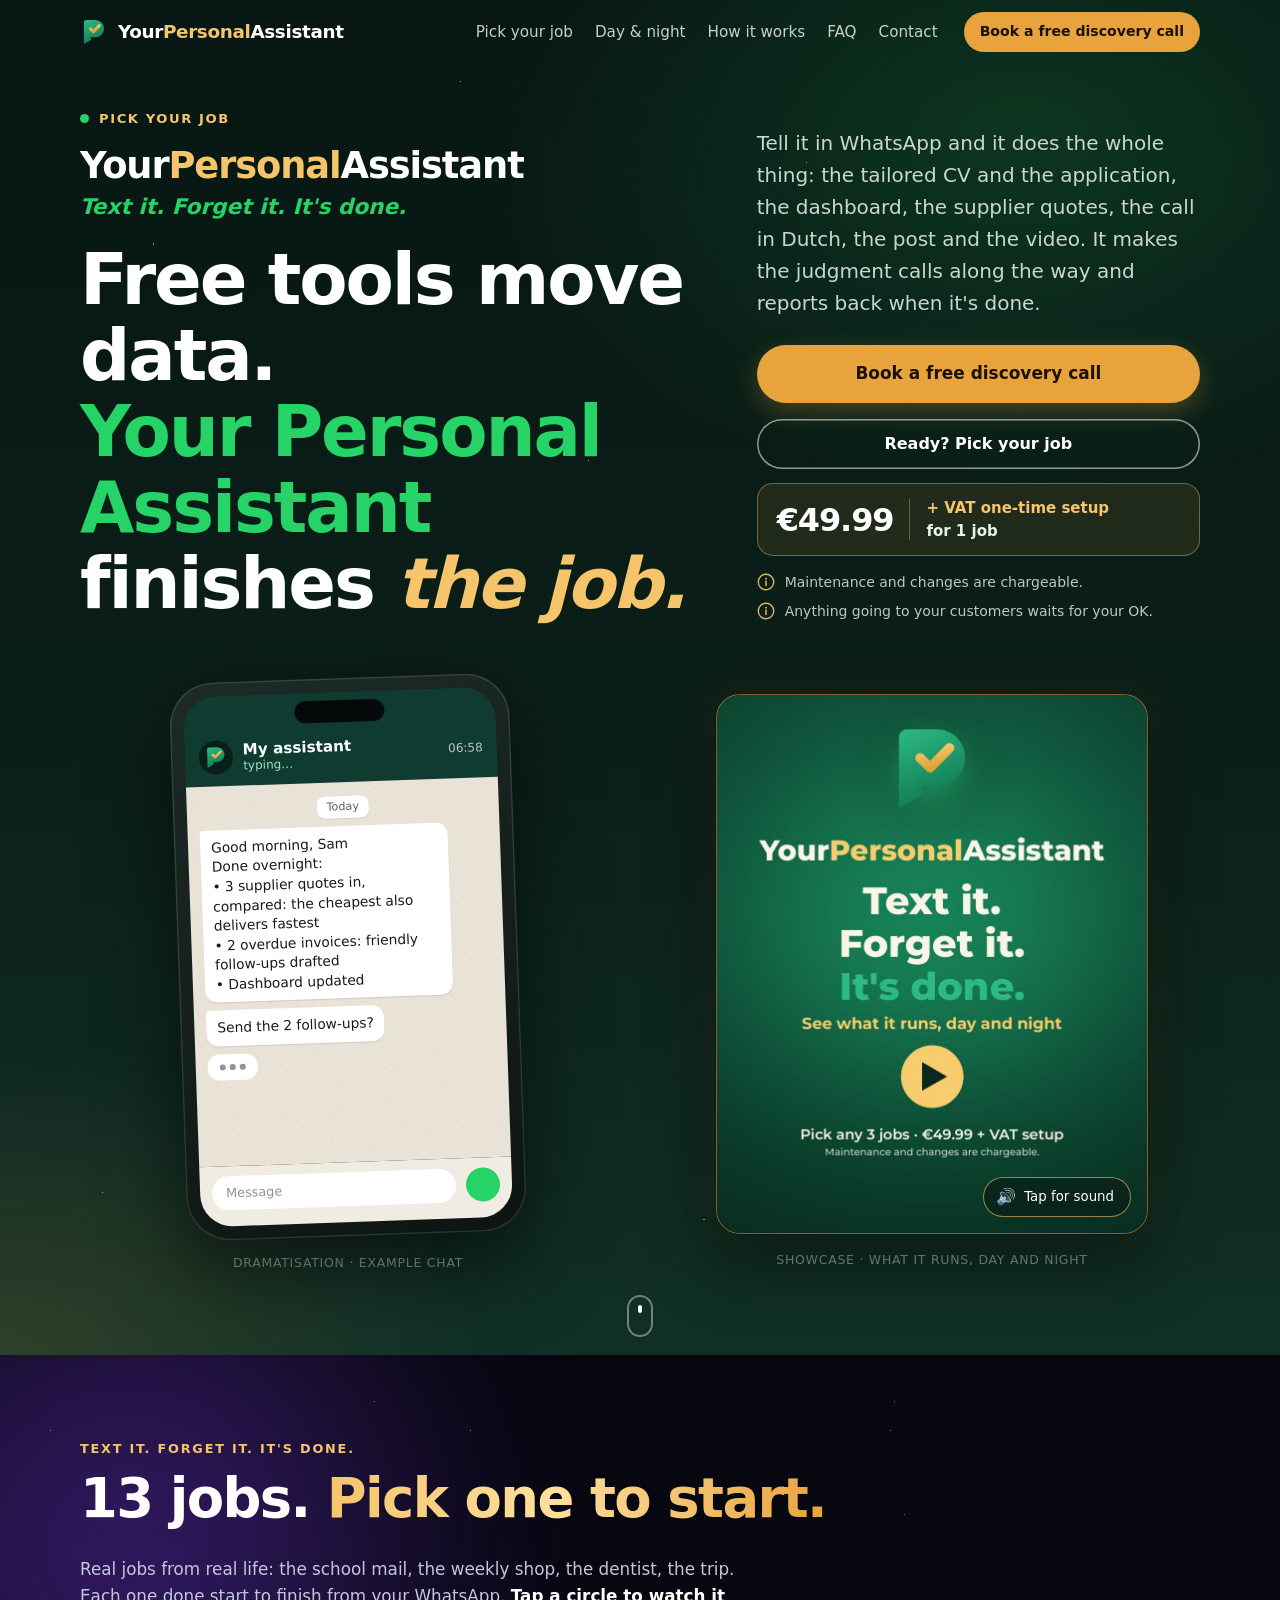
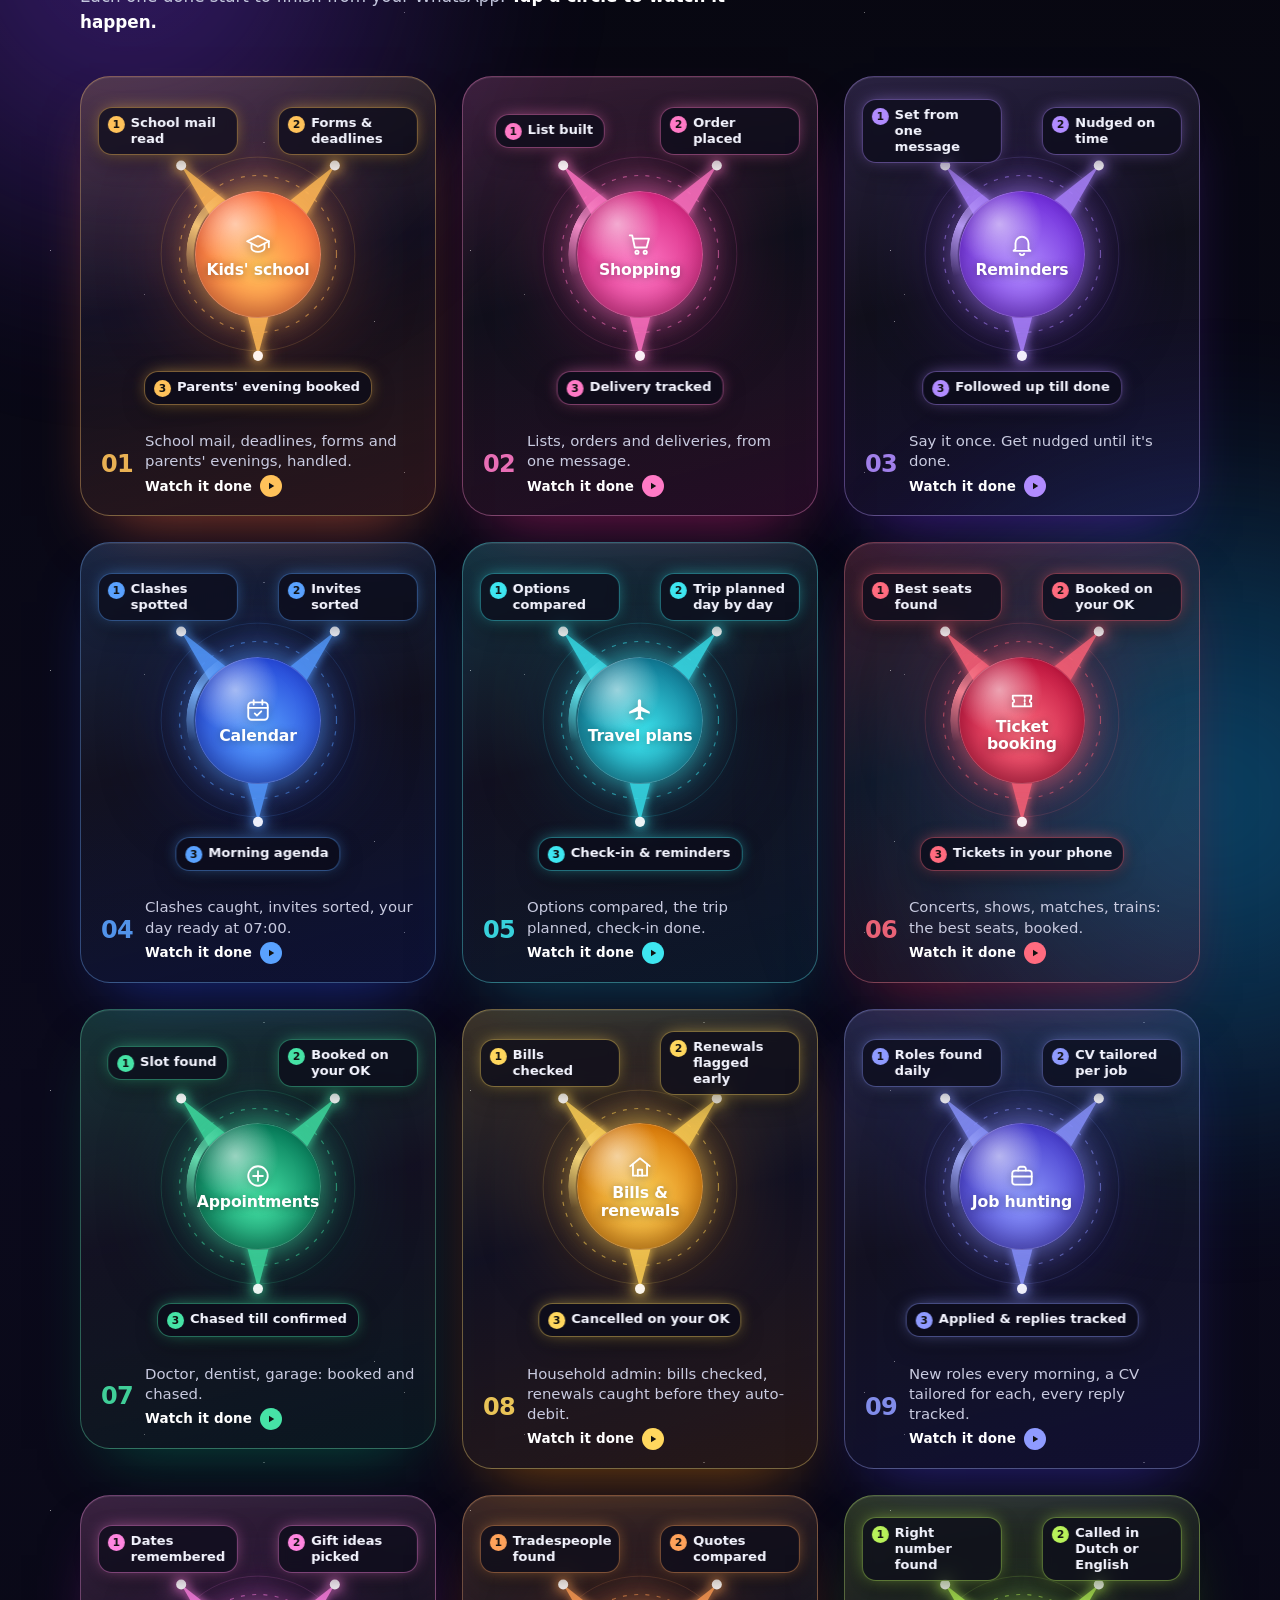
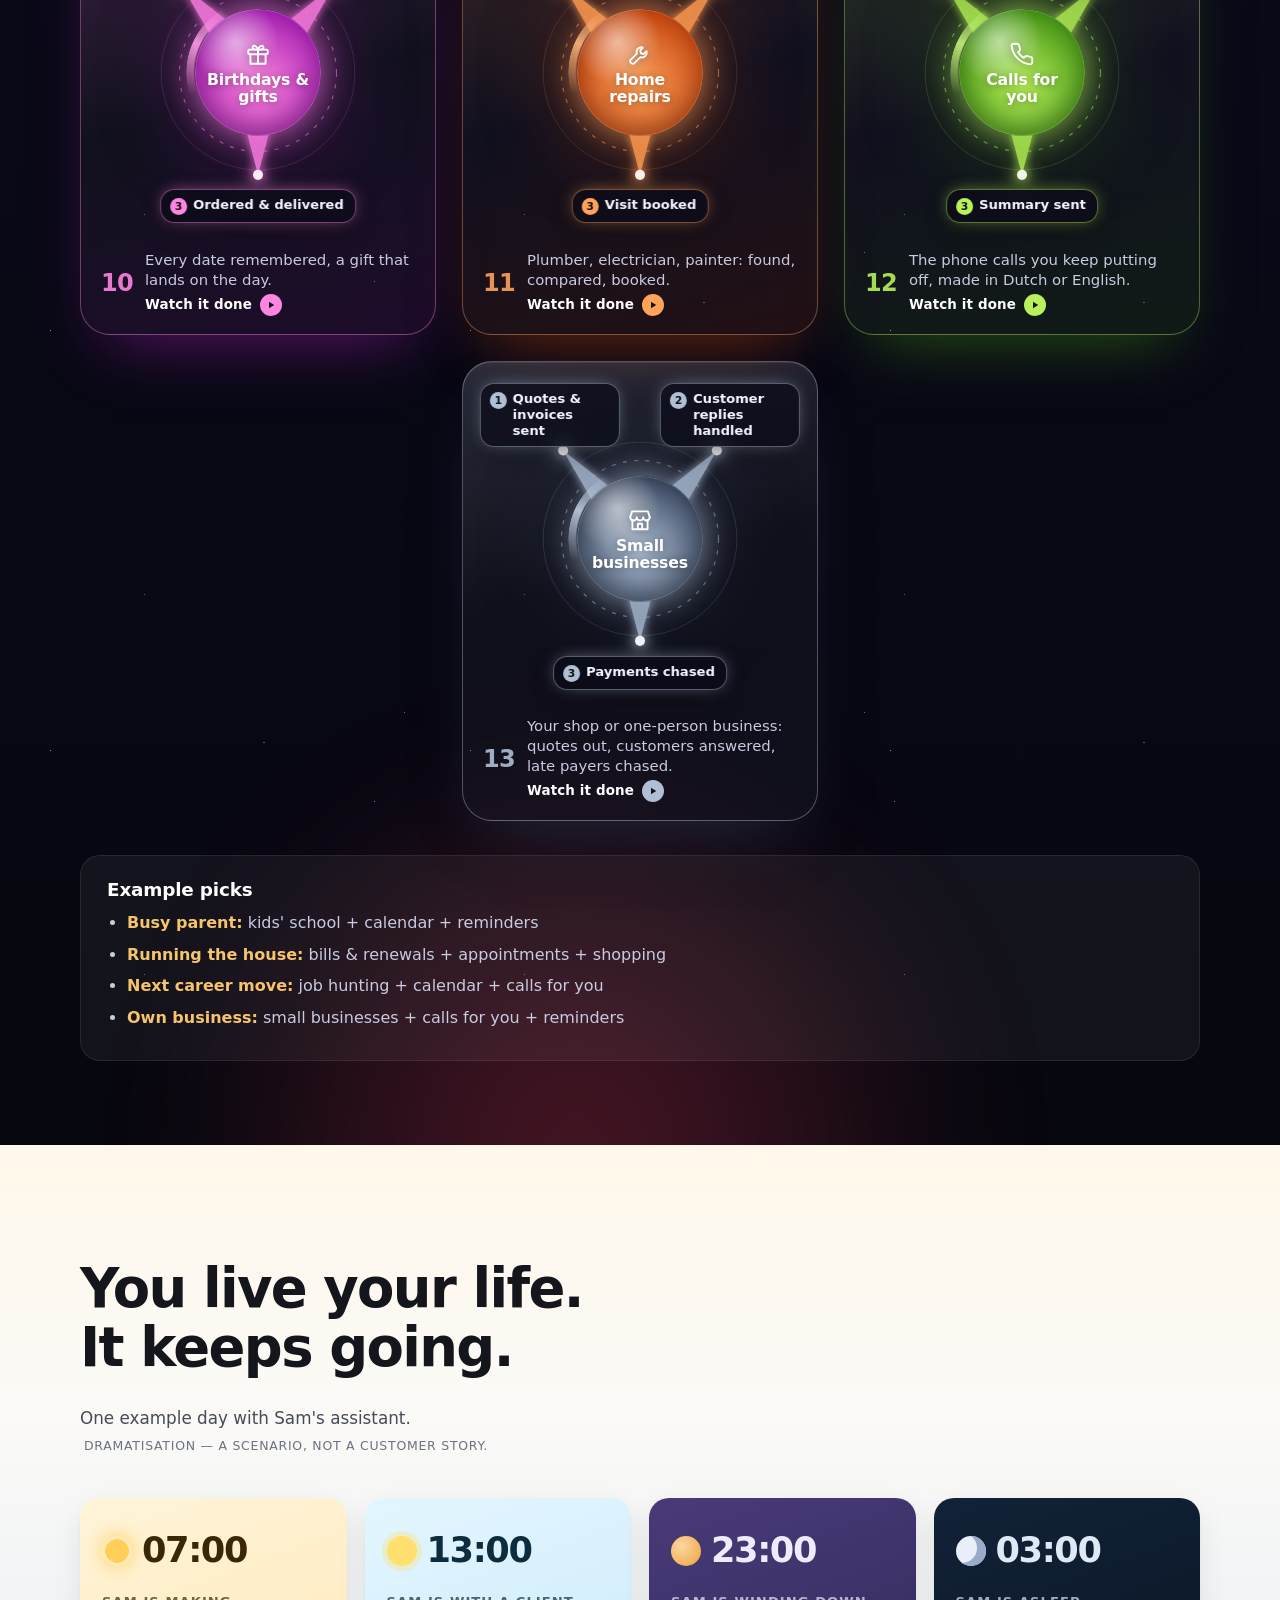
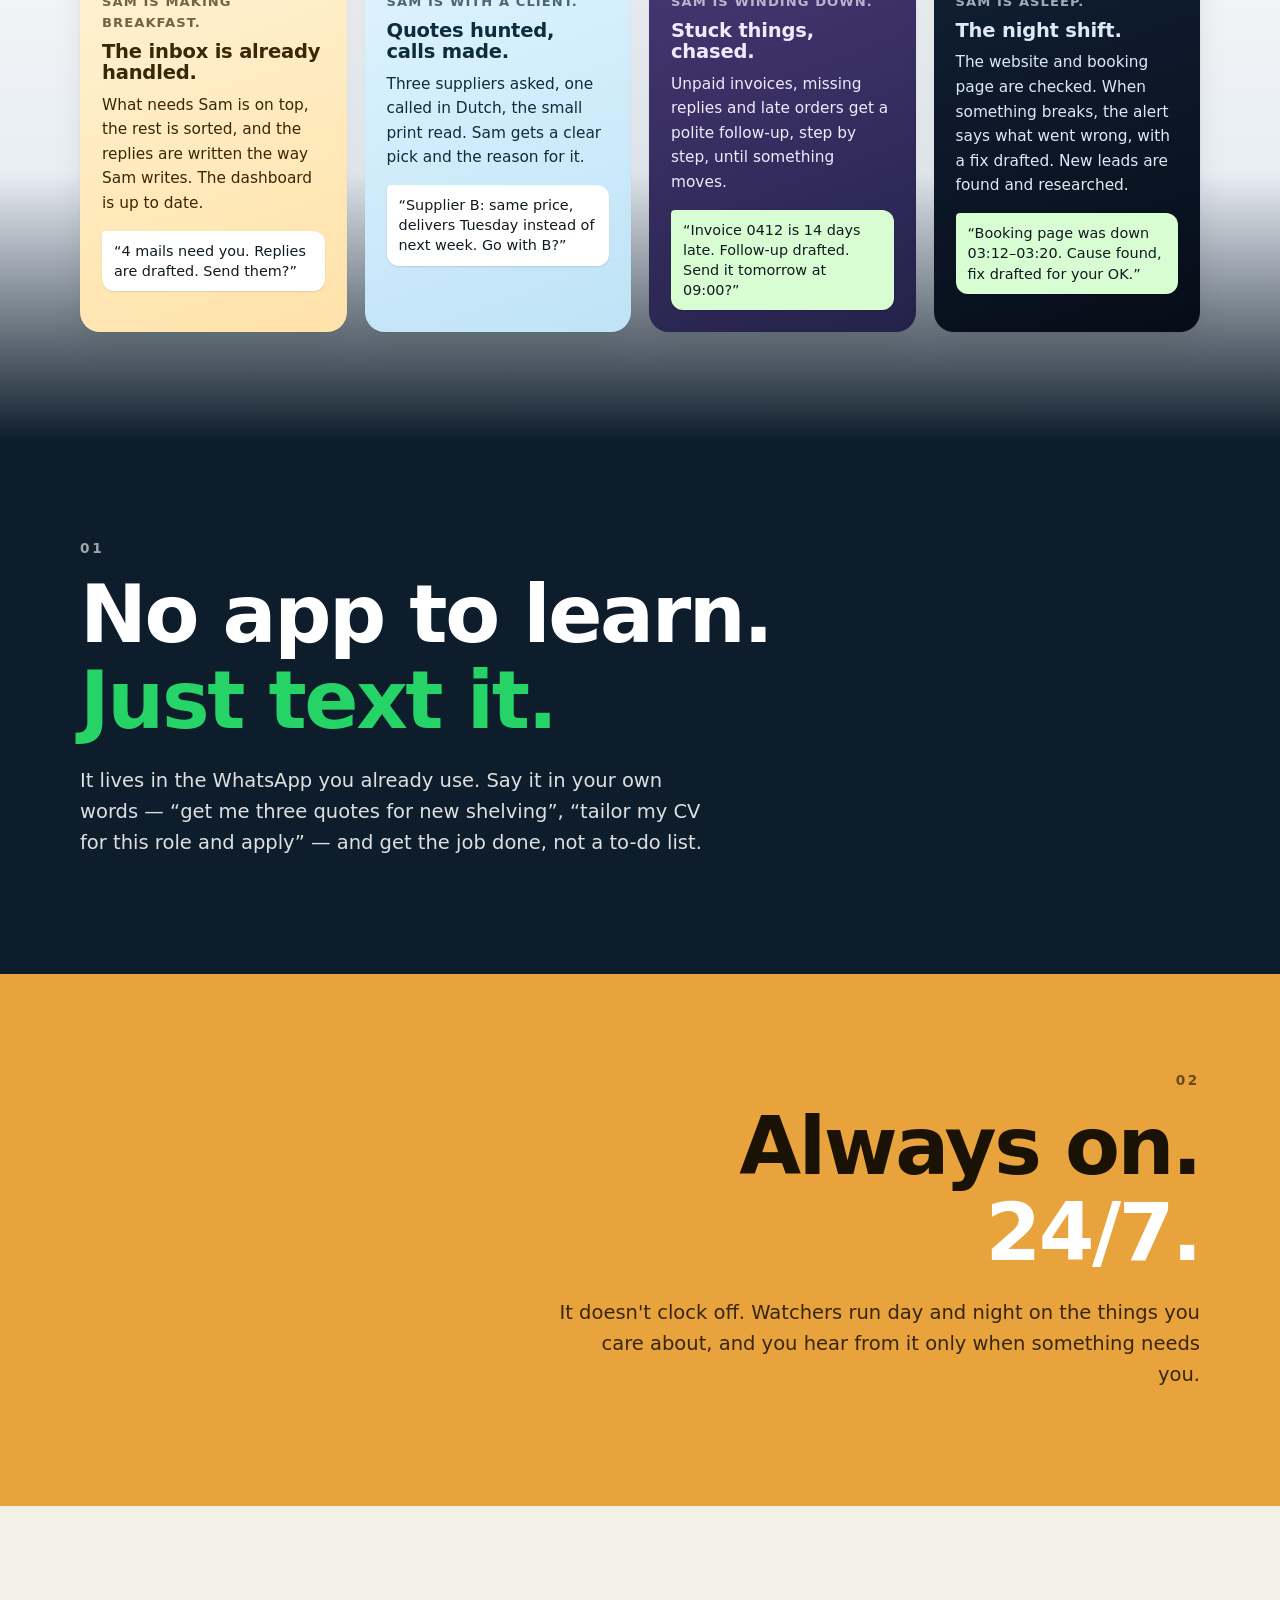
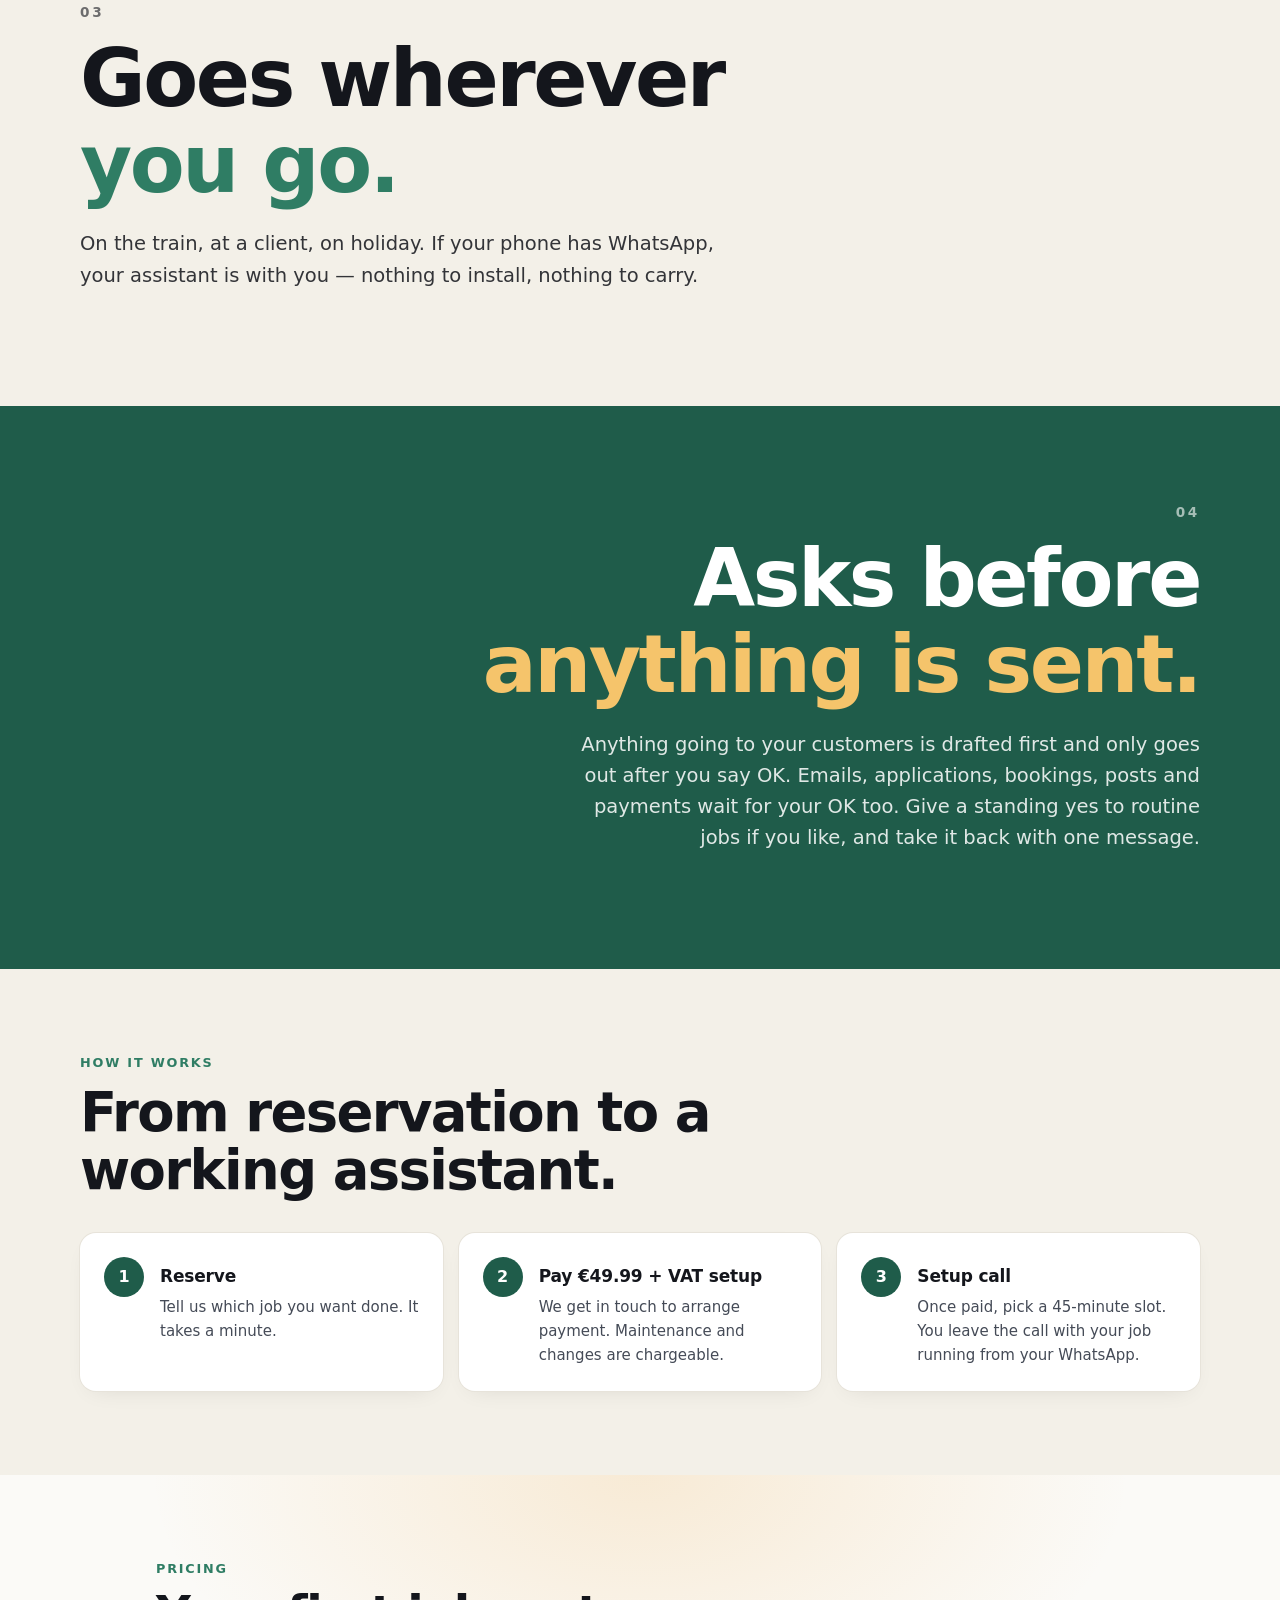
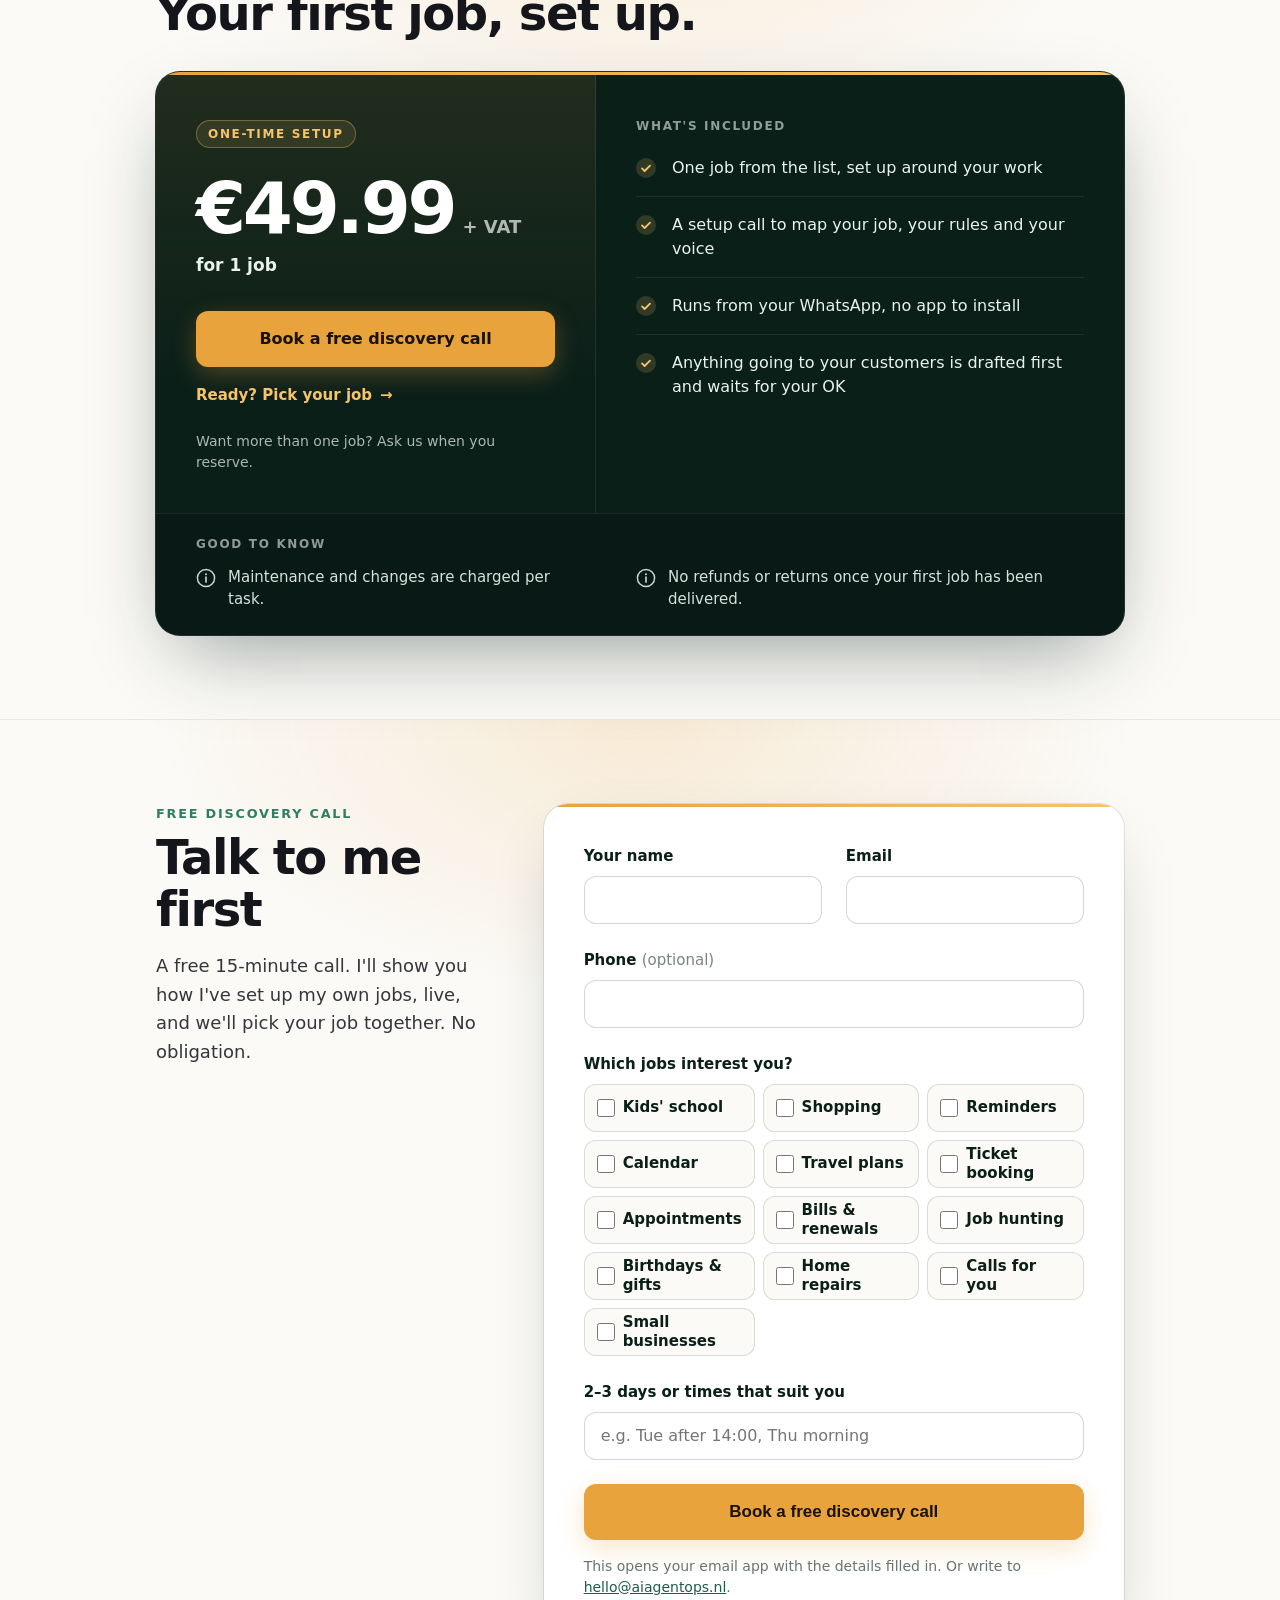
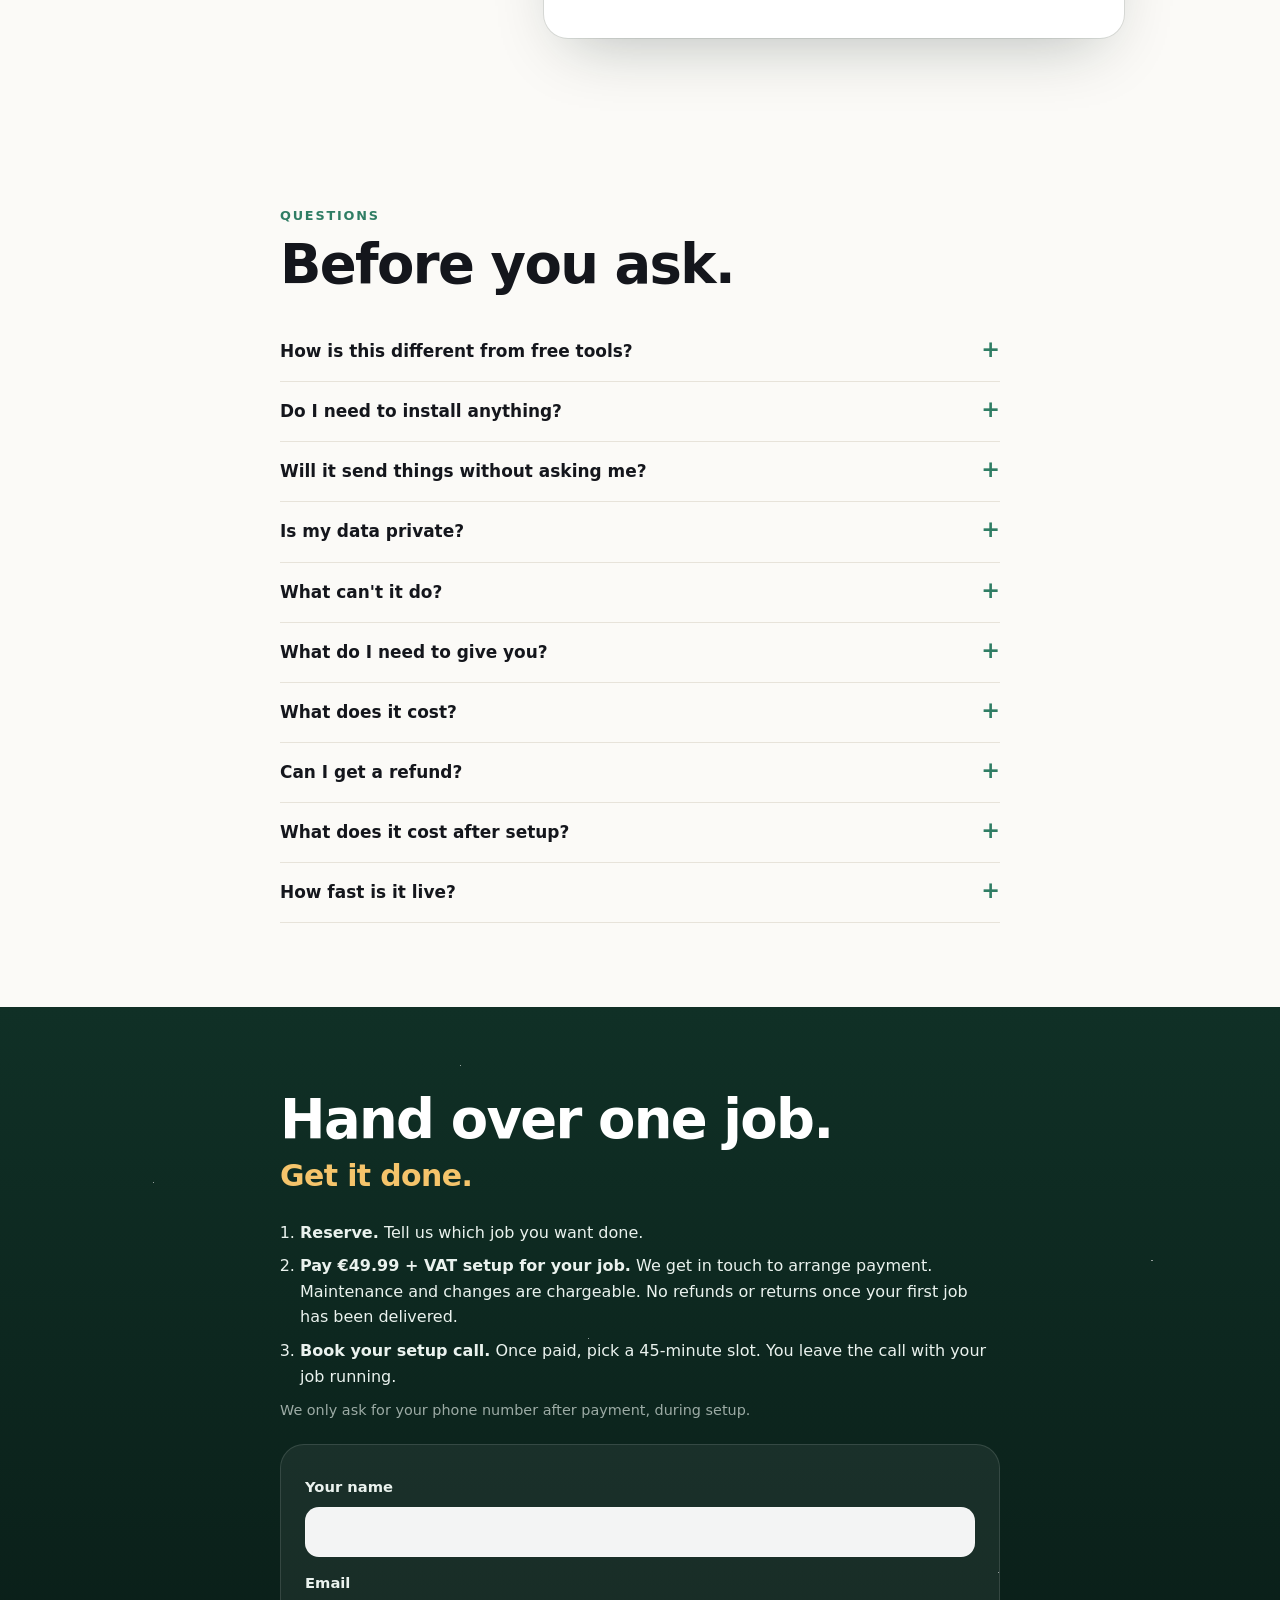
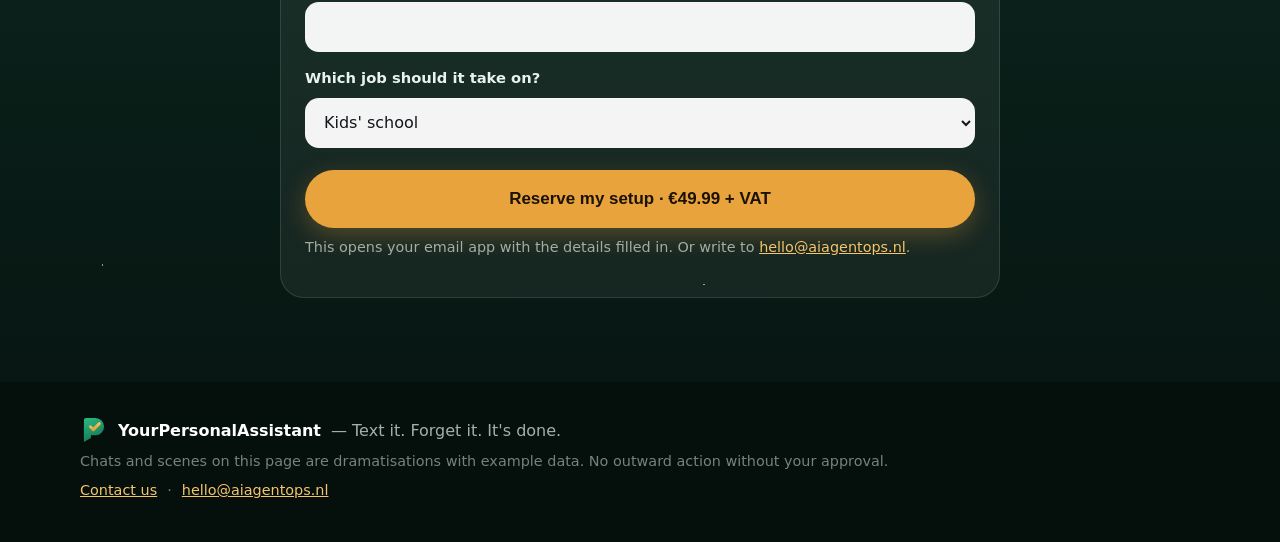
<file: index.html>
<!doctype html>
<html lang="en">
<head>
<meta charset="utf-8">
<meta name="viewport" content="width=device-width, initial-scale=1, viewport-fit=cover">
<title>YourPersonalAssistant — Text it. Forget it. It's done. · €49.99 setup</title>
<meta name="description" content="Your Personal Assistant. Text it. Forget it. It's done. Tell it in WhatsApp and it does the whole job: kids' school mail and forms, shopping, reminders, your calendar, travel plans, ticket booking, doctor, dentist and garage appointments, bills and renewals, job hunting, small business admin and more. €49.99 + VAT one-time setup per job. Maintenance and changes are chargeable.">
<meta name="theme-color" content="#0b1f19">
<meta property="og:type" content="website">
<meta property="og:url" content="https://myownagent.aiagentops.nl/">
<meta property="og:title" content="YourPersonalAssistant — Text it. Forget it. It's done.">
<meta property="og:description" content="Text it. Forget it. It's done. Tell it in WhatsApp. It does the whole job. Your first job, set up: €49.99 + VAT.">
<meta property="og:image" content="https://myownagent.aiagentops.nl/og.png">
<meta property="og:image:width" content="1200">
<meta property="og:image:height" content="630">
<meta property="og:image:alt" content="YourPersonalAssistant — Text it. Forget it. It's done. One job · €49.99 + VAT one-time setup.">
<meta name="twitter:card" content="summary_large_image">
<meta name="twitter:title" content="YourPersonalAssistant — Text it. Forget it. It's done.">
<meta name="twitter:description" content="Text it. Forget it. It's done. Tell it in WhatsApp. It does the whole job. Your first job, set up: €49.99 + VAT.">
<meta name="twitter:image" content="https://myownagent.aiagentops.nl/og.png">
<link rel="icon" href="/favicon.svg" type="image/svg+xml">
<link rel="icon" href="/favicon-32.png" type="image/png" sizes="32x32">
<link rel="icon" href="/favicon-16.png" type="image/png" sizes="16x16">
<link rel="icon" href="/favicon.ico" sizes="48x48">
<link rel="apple-touch-icon" href="/apple-touch-icon.png" sizes="180x180">
<link rel="stylesheet" href="styles.css">
</head>
<body>
<a class="skip" href="#main">Skip to content</a>
<header class="nav" id="nav">
  <div class="wrap nav-in">
    <a class="logo" href="#top" aria-label="YourPersonalAssistant home"><span class="mark" aria-hidden="true"></span><span class="wm">Your<span class="wm-p">Personal</span>Assistant</span></a>
    <nav aria-label="Sections">
      <a href="#does">Pick your job</a>
      <a href="#day">Day &amp; night</a>
      <a href="#how">How it works</a>
      <a href="#faq">FAQ</a>
      <a href="/contact">Contact</a>
    </nav>
    <a class="btn btn-sm" href="#call"><span class="short">Free call</span><span class="long">Book a free discovery call</span></a>
  </div>
</header>

<main id="main">
<!-- HERO -->
<section class="hero" id="top">
  <div class="stars" aria-hidden="true"></div>
  <div class="wrap hero-in">
    <div class="hero-copy">
      <p class="eyebrow reveal"><span class="pulse" aria-hidden="true"></span>Pick your job</p>
      <p class="brandline reveal"><span class="bl-name"><span class="wm">Your<span class="wm-p">Personal</span>Assistant</span></span><span class="bl-tag">Text it. Forget it. It's done.</span></p>
      <h1 class="reveal">Free tools move data.<br><span class="hl">Your Personal Assistant</span> finishes <span class="hl2">the job.</span></h1>
      <div class="hero-act">
        <p class="lede reveal">Tell it in WhatsApp and it does the whole thing: the tailored CV and the application, the dashboard, the supplier quotes, the call in Dutch, the post and the video. It makes the judgment calls along the way and reports back when it's done.</p>
        <div class="cta-row reveal">
          <a class="btn btn-big" href="#call">Book a free discovery call</a>
          <a class="btn btn-ghost" href="#join">Ready? Pick your job</a>
        </div>
        <div class="hero-offer reveal">
          <p class="hero-price"><b>€49.99</b><span class="hp-t"><span>+ VAT one-time setup</span><span>for 1 job</span></span></p>
          <ul class="hero-notes">
            <li>Maintenance and changes are chargeable.</li>
            <li>Anything going to your customers waits for your OK.</li>
          </ul>
        </div>
      </div>
    </div>

    <div class="hero-media">
      <div class="hero-phone reveal">
        <div class="phone" aria-label="Dramatised example of a chat with your assistant">
          <div class="notch" aria-hidden="true"></div>
          <div class="ph-head">
            <span class="av" aria-hidden="true"></span>
            <span class="who"><b>My assistant</b><small class="js-status">online</small></span>
            <span class="ph-time">06:58</span>
          </div>
          <div class="chat" id="hero-chat">
            <div class="day-chip">Today</div>
            <div class="msg in" data-s>Good morning, Sam<br>Done overnight:<br>• 3 supplier quotes in, compared: the cheapest also delivers fastest<br>• 2 overdue invoices: friendly follow-ups drafted<br>• Dashboard updated</div>
            <div class="msg in" data-s>Send the 2 follow-ups?</div>
            <div class="typing" data-s aria-hidden="true"><i></i><i></i><i></i></div>
            <div class="msg out" data-s>Yes, go ✓</div>
            <div class="msg in" data-s>Sent. I'll call the supplier at 10:00 to lock in the price.</div>
          </div>
          <div class="ph-bar" aria-hidden="true"><span>Message</span><i></i></div>
        </div>
        <p class="dram">Dramatisation · example chat</p>
      </div>
      <figure class="hero-video reveal">
        <div class="hv-card">
          <video class="hv-el" id="hero-video" muted autoplay loop playsinline preload="none" poster="media/showcase_poster.jpg" data-src="media/showcase.mp4" aria-label="Showcase video: what your assistant runs, day and night"></video>
          <button class="hv-snd" id="hero-video-snd" type="button" aria-pressed="false" aria-label="Video sound is off. Tap to turn it on"><span class="hv-i" aria-hidden="true">🔊</span><span class="hv-t">Tap for sound</span></button>
        </div>
        <figcaption class="dram">Showcase · what it runs, day and night</figcaption>
      </figure>
    </div>
  </div>
  <a class="scroll-cue" href="#does" aria-label="Scroll to the jobs"><span></span></a>
</section>

<!-- JOBS MENU: PICK ONE (v7 cinematic circles) -->
<section id="does" class="sec does cine">
  <div class="cine-sky" aria-hidden="true"><span></span><span></span><span></span></div>
  <div class="wrap">
    <p class="kicker reveal">Text it. Forget it. It's done.</p>
    <h2 class="reveal">13 jobs. <span class="gold">Pick one to start.</span></h2>
    <p class="sub reveal">Real jobs from real life: the school mail, the weekly shop, the dentist, the trip. Each one done start to finish from your WhatsApp. <b>Tap a circle to watch it happen.</b></p>
    <ul class="jgrid" role="list">
      <li class="jc reveal" style="--c1:#ffc25a;--c2:#ff6a3d">
        <button class="orbit" type="button" data-job="school" aria-haspopup="dialog" aria-label="Kids&#x27; school: School mail read, Forms &amp; deadlines, Parents&#x27; evening booked. Open the chat to see it done.">
          <span class="dial" aria-hidden="true">
            <svg class="rays" viewBox="0 0 100 100"><circle class="ring r1" cx="50" cy="50" r="23.5"/><circle class="ring r2" cx="50" cy="50" r="29"/><polygon class="sp sp1" points="41.10,34.56 27.00,23.50 35.96,39.01"/><circle class="tip tip1" cx="27" cy="23.5" r="1.5"/><polygon class="sp sp2" points="64.04,39.01 73.00,23.50 58.90,34.56"/><circle class="tip tip2" cx="73" cy="23.5" r="1.5"/><polygon class="sp sp3" points="46.60,67.50 50.00,80.50 53.40,67.50"/><circle class="tip tip3" cx="50" cy="80.5" r="1.5"/></svg>
            <span class="orb"><span class="orb-in"><svg class="ic" viewBox="0 0 24 24" fill="none" stroke="currentColor" stroke-width="1.7" stroke-linecap="round" stroke-linejoin="round" aria-hidden="true"><path d="M2 9.5 12 4.5l10 5-10 5-10-5z"/><path d="M6 11.6V16c0 1.6 2.7 3.2 6 3.2s6-1.6 6-3.2v-4.4"/><path d="M22 9.5v5.5"/></svg><b>Kids&#x27; school</b></span></span>
            <span class="st st1"><i>1</i>School mail read</span><span class="st st2"><i>2</i>Forms &amp; deadlines</span><span class="st st3"><i>3</i>Parents&#x27; evening booked</span>
          </span>
          <span class="jc-foot"><span class="jn">01</span><span class="jl">School mail, deadlines, forms and parents&#x27; evenings, handled.</span><span class="watch">Watch it done <svg viewBox="0 0 24 24" aria-hidden="true"><path d="M8 5.5v13l10.5-6.5z" fill="currentColor"/></svg></span></span>
        </button>
      </li>
      <li class="jc reveal" style="--c1:#ff7ac6;--c2:#d6247f">
        <button class="orbit" type="button" data-job="shop" aria-haspopup="dialog" aria-label="Shopping: List built, Order placed, Delivery tracked. Open the chat to see it done.">
          <span class="dial" aria-hidden="true">
            <svg class="rays" viewBox="0 0 100 100"><circle class="ring r1" cx="50" cy="50" r="23.5"/><circle class="ring r2" cx="50" cy="50" r="29"/><polygon class="sp sp1" points="41.10,34.56 27.00,23.50 35.96,39.01"/><circle class="tip tip1" cx="27" cy="23.5" r="1.5"/><polygon class="sp sp2" points="64.04,39.01 73.00,23.50 58.90,34.56"/><circle class="tip tip2" cx="73" cy="23.5" r="1.5"/><polygon class="sp sp3" points="46.60,67.50 50.00,80.50 53.40,67.50"/><circle class="tip tip3" cx="50" cy="80.5" r="1.5"/></svg>
            <span class="orb"><span class="orb-in"><svg class="ic" viewBox="0 0 24 24" fill="none" stroke="currentColor" stroke-width="1.7" stroke-linecap="round" stroke-linejoin="round" aria-hidden="true"><path d="M2.5 4h2.3l2.4 11.2h10.9l2.2-8.2H6"/><circle cx="9.2" cy="19.6" r="1.5"/><circle cx="16.8" cy="19.6" r="1.5"/></svg><b>Shopping</b></span></span>
            <span class="st st1"><i>1</i>List built</span><span class="st st2"><i>2</i>Order placed</span><span class="st st3"><i>3</i>Delivery tracked</span>
          </span>
          <span class="jc-foot"><span class="jn">02</span><span class="jl">Lists, orders and deliveries, from one message.</span><span class="watch">Watch it done <svg viewBox="0 0 24 24" aria-hidden="true"><path d="M8 5.5v13l10.5-6.5z" fill="currentColor"/></svg></span></span>
        </button>
      </li>
      <li class="jc reveal" style="--c1:#b18cff;--c2:#6d28d9">
        <button class="orbit" type="button" data-job="remind" aria-haspopup="dialog" aria-label="Reminders: Set from one message, Nudged on time, Followed up till done. Open the chat to see it done.">
          <span class="dial" aria-hidden="true">
            <svg class="rays" viewBox="0 0 100 100"><circle class="ring r1" cx="50" cy="50" r="23.5"/><circle class="ring r2" cx="50" cy="50" r="29"/><polygon class="sp sp1" points="41.10,34.56 27.00,23.50 35.96,39.01"/><circle class="tip tip1" cx="27" cy="23.5" r="1.5"/><polygon class="sp sp2" points="64.04,39.01 73.00,23.50 58.90,34.56"/><circle class="tip tip2" cx="73" cy="23.5" r="1.5"/><polygon class="sp sp3" points="46.60,67.50 50.00,80.50 53.40,67.50"/><circle class="tip tip3" cx="50" cy="80.5" r="1.5"/></svg>
            <span class="orb"><span class="orb-in"><svg class="ic" viewBox="0 0 24 24" fill="none" stroke="currentColor" stroke-width="1.7" stroke-linecap="round" stroke-linejoin="round" aria-hidden="true"><path d="M6 16.5v-5.2a6 6 0 0 1 12 0v5.2l1.8 1.8H4.2z"/><path d="M10 21a2.2 2.2 0 0 0 4 0"/></svg><b>Reminders</b></span></span>
            <span class="st st1"><i>1</i>Set from one message</span><span class="st st2"><i>2</i>Nudged on time</span><span class="st st3"><i>3</i>Followed up till done</span>
          </span>
          <span class="jc-foot"><span class="jn">03</span><span class="jl">Say it once. Get nudged until it&#x27;s done.</span><span class="watch">Watch it done <svg viewBox="0 0 24 24" aria-hidden="true"><path d="M8 5.5v13l10.5-6.5z" fill="currentColor"/></svg></span></span>
        </button>
      </li>
      <li class="jc reveal" style="--c1:#5aa2ff;--c2:#2446d8">
        <button class="orbit" type="button" data-job="cal" aria-haspopup="dialog" aria-label="Calendar: Clashes spotted, Invites sorted, Morning agenda. Open the chat to see it done.">
          <span class="dial" aria-hidden="true">
            <svg class="rays" viewBox="0 0 100 100"><circle class="ring r1" cx="50" cy="50" r="23.5"/><circle class="ring r2" cx="50" cy="50" r="29"/><polygon class="sp sp1" points="41.10,34.56 27.00,23.50 35.96,39.01"/><circle class="tip tip1" cx="27" cy="23.5" r="1.5"/><polygon class="sp sp2" points="64.04,39.01 73.00,23.50 58.90,34.56"/><circle class="tip tip2" cx="73" cy="23.5" r="1.5"/><polygon class="sp sp3" points="46.60,67.50 50.00,80.50 53.40,67.50"/><circle class="tip tip3" cx="50" cy="80.5" r="1.5"/></svg>
            <span class="orb"><span class="orb-in"><svg class="ic" viewBox="0 0 24 24" fill="none" stroke="currentColor" stroke-width="1.7" stroke-linecap="round" stroke-linejoin="round" aria-hidden="true"><rect x="3" y="5" width="18" height="16" rx="3"/><path d="M3 10h18M8 3v4M16 3v4"/><path d="m9 15.2 2 2 4-4"/></svg><b>Calendar</b></span></span>
            <span class="st st1"><i>1</i>Clashes spotted</span><span class="st st2"><i>2</i>Invites sorted</span><span class="st st3"><i>3</i>Morning agenda</span>
          </span>
          <span class="jc-foot"><span class="jn">04</span><span class="jl">Clashes caught, invites sorted, your day ready at 07:00.</span><span class="watch">Watch it done <svg viewBox="0 0 24 24" aria-hidden="true"><path d="M8 5.5v13l10.5-6.5z" fill="currentColor"/></svg></span></span>
        </button>
      </li>
      <li class="jc reveal" style="--c1:#3ee6f0;--c2:#0e7490">
        <button class="orbit" type="button" data-job="travel" aria-haspopup="dialog" aria-label="Travel plans: Options compared, Trip planned day by day, Check-in &amp; reminders. Open the chat to see it done.">
          <span class="dial" aria-hidden="true">
            <svg class="rays" viewBox="0 0 100 100"><circle class="ring r1" cx="50" cy="50" r="23.5"/><circle class="ring r2" cx="50" cy="50" r="29"/><polygon class="sp sp1" points="41.10,34.56 27.00,23.50 35.96,39.01"/><circle class="tip tip1" cx="27" cy="23.5" r="1.5"/><polygon class="sp sp2" points="64.04,39.01 73.00,23.50 58.90,34.56"/><circle class="tip tip2" cx="73" cy="23.5" r="1.5"/><polygon class="sp sp3" points="46.60,67.50 50.00,80.50 53.40,67.50"/><circle class="tip tip3" cx="50" cy="80.5" r="1.5"/></svg>
            <span class="orb"><span class="orb-in"><svg class="ic" viewBox="0 0 24 24" fill="currentColor" stroke="none" aria-hidden="true"><path d="M21 15.5v-1.8l-8-5V3.6a1.5 1.5 0 0 0-3 0v5.1l-8 5v1.8l8-2.4v5.2l-2.2 1.6v1.4l3.7-1 3.7 1v-1.4L13 18.3v-5.2z"/></svg><b>Travel plans</b></span></span>
            <span class="st st1"><i>1</i>Options compared</span><span class="st st2"><i>2</i>Trip planned day by day</span><span class="st st3"><i>3</i>Check-in &amp; reminders</span>
          </span>
          <span class="jc-foot"><span class="jn">05</span><span class="jl">Options compared, the trip planned, check-in done.</span><span class="watch">Watch it done <svg viewBox="0 0 24 24" aria-hidden="true"><path d="M8 5.5v13l10.5-6.5z" fill="currentColor"/></svg></span></span>
        </button>
      </li>
      <li class="jc reveal" style="--c1:#ff6b7f;--c2:#be123c">
        <button class="orbit" type="button" data-job="tickets" aria-haspopup="dialog" aria-label="Ticket booking: Best seats found, Booked on your OK, Tickets in your phone. Open the chat to see it done.">
          <span class="dial" aria-hidden="true">
            <svg class="rays" viewBox="0 0 100 100"><circle class="ring r1" cx="50" cy="50" r="23.5"/><circle class="ring r2" cx="50" cy="50" r="29"/><polygon class="sp sp1" points="41.10,34.56 27.00,23.50 35.96,39.01"/><circle class="tip tip1" cx="27" cy="23.5" r="1.5"/><polygon class="sp sp2" points="64.04,39.01 73.00,23.50 58.90,34.56"/><circle class="tip tip2" cx="73" cy="23.5" r="1.5"/><polygon class="sp sp3" points="46.60,67.50 50.00,80.50 53.40,67.50"/><circle class="tip tip3" cx="50" cy="80.5" r="1.5"/></svg>
            <span class="orb"><span class="orb-in"><svg class="ic" viewBox="0 0 24 24" fill="none" stroke="currentColor" stroke-width="1.7" stroke-linecap="round" stroke-linejoin="round" aria-hidden="true"><path d="M3.5 7h17v3.2a1.9 1.9 0 0 0 0 3.6V17h-17v-3.2a1.9 1.9 0 0 0 0-3.6z"/><path d="M14.5 7.5v9" stroke-dasharray="1.6 1.8"/></svg><b>Ticket booking</b></span></span>
            <span class="st st1"><i>1</i>Best seats found</span><span class="st st2"><i>2</i>Booked on your OK</span><span class="st st3"><i>3</i>Tickets in your phone</span>
          </span>
          <span class="jc-foot"><span class="jn">06</span><span class="jl">Concerts, shows, matches, trains: the best seats, booked.</span><span class="watch">Watch it done <svg viewBox="0 0 24 24" aria-hidden="true"><path d="M8 5.5v13l10.5-6.5z" fill="currentColor"/></svg></span></span>
        </button>
      </li>
      <li class="jc reveal" style="--c1:#46e3a6;--c2:#047857">
        <button class="orbit" type="button" data-job="appts" aria-haspopup="dialog" aria-label="Appointments: Slot found, Booked on your OK, Chased till confirmed. Open the chat to see it done.">
          <span class="dial" aria-hidden="true">
            <svg class="rays" viewBox="0 0 100 100"><circle class="ring r1" cx="50" cy="50" r="23.5"/><circle class="ring r2" cx="50" cy="50" r="29"/><polygon class="sp sp1" points="41.10,34.56 27.00,23.50 35.96,39.01"/><circle class="tip tip1" cx="27" cy="23.5" r="1.5"/><polygon class="sp sp2" points="64.04,39.01 73.00,23.50 58.90,34.56"/><circle class="tip tip2" cx="73" cy="23.5" r="1.5"/><polygon class="sp sp3" points="46.60,67.50 50.00,80.50 53.40,67.50"/><circle class="tip tip3" cx="50" cy="80.5" r="1.5"/></svg>
            <span class="orb"><span class="orb-in"><svg class="ic" viewBox="0 0 24 24" fill="none" stroke="currentColor" stroke-width="1.7" stroke-linecap="round" stroke-linejoin="round" aria-hidden="true"><circle cx="12" cy="12" r="9"/><path d="M12 7.5v9M7.5 12h9"/></svg><b>Appointments</b></span></span>
            <span class="st st1"><i>1</i>Slot found</span><span class="st st2"><i>2</i>Booked on your OK</span><span class="st st3"><i>3</i>Chased till confirmed</span>
          </span>
          <span class="jc-foot"><span class="jn">07</span><span class="jl">Doctor, dentist, garage: booked and chased.</span><span class="watch">Watch it done <svg viewBox="0 0 24 24" aria-hidden="true"><path d="M8 5.5v13l10.5-6.5z" fill="currentColor"/></svg></span></span>
        </button>
      </li>
      <li class="jc reveal" style="--c1:#ffd75e;--c2:#d97706">
        <button class="orbit" type="button" data-job="home" aria-haspopup="dialog" aria-label="Bills &amp; renewals: Bills checked, Renewals flagged early, Cancelled on your OK. Open the chat to see it done.">
          <span class="dial" aria-hidden="true">
            <svg class="rays" viewBox="0 0 100 100"><circle class="ring r1" cx="50" cy="50" r="23.5"/><circle class="ring r2" cx="50" cy="50" r="29"/><polygon class="sp sp1" points="41.10,34.56 27.00,23.50 35.96,39.01"/><circle class="tip tip1" cx="27" cy="23.5" r="1.5"/><polygon class="sp sp2" points="64.04,39.01 73.00,23.50 58.90,34.56"/><circle class="tip tip2" cx="73" cy="23.5" r="1.5"/><polygon class="sp sp3" points="46.60,67.50 50.00,80.50 53.40,67.50"/><circle class="tip tip3" cx="50" cy="80.5" r="1.5"/></svg>
            <span class="orb"><span class="orb-in"><svg class="ic" viewBox="0 0 24 24" fill="none" stroke="currentColor" stroke-width="1.7" stroke-linecap="round" stroke-linejoin="round" aria-hidden="true"><path d="M3 11.2 12 4l9 7.2"/><path d="M5.5 9.6V20h13V9.6"/><path d="M10 20v-5.5h4V20"/></svg><b>Bills &amp; renewals</b></span></span>
            <span class="st st1"><i>1</i>Bills checked</span><span class="st st2"><i>2</i>Renewals flagged early</span><span class="st st3"><i>3</i>Cancelled on your OK</span>
          </span>
          <span class="jc-foot"><span class="jn">08</span><span class="jl">Household admin: bills checked, renewals caught before they auto-debit.</span><span class="watch">Watch it done <svg viewBox="0 0 24 24" aria-hidden="true"><path d="M8 5.5v13l10.5-6.5z" fill="currentColor"/></svg></span></span>
        </button>
      </li>
      <li class="jc reveal" style="--c1:#8f9bff;--c2:#4338ca">
        <button class="orbit" type="button" data-job="jobs" aria-haspopup="dialog" aria-label="Job hunting: Roles found daily, CV tailored per job, Applied &amp; replies tracked. Open the chat to see it done.">
          <span class="dial" aria-hidden="true">
            <svg class="rays" viewBox="0 0 100 100"><circle class="ring r1" cx="50" cy="50" r="23.5"/><circle class="ring r2" cx="50" cy="50" r="29"/><polygon class="sp sp1" points="41.10,34.56 27.00,23.50 35.96,39.01"/><circle class="tip tip1" cx="27" cy="23.5" r="1.5"/><polygon class="sp sp2" points="64.04,39.01 73.00,23.50 58.90,34.56"/><circle class="tip tip2" cx="73" cy="23.5" r="1.5"/><polygon class="sp sp3" points="46.60,67.50 50.00,80.50 53.40,67.50"/><circle class="tip tip3" cx="50" cy="80.5" r="1.5"/></svg>
            <span class="orb"><span class="orb-in"><svg class="ic" viewBox="0 0 24 24" fill="none" stroke="currentColor" stroke-width="1.7" stroke-linecap="round" stroke-linejoin="round" aria-hidden="true"><rect x="3" y="7" width="18" height="13" rx="2.5"/><path d="M8.5 7V5.4A1.9 1.9 0 0 1 10.4 3.5h3.2a1.9 1.9 0 0 1 1.9 1.9V7"/><path d="M3 12.5h18"/></svg><b>Job hunting</b></span></span>
            <span class="st st1"><i>1</i>Roles found daily</span><span class="st st2"><i>2</i>CV tailored per job</span><span class="st st3"><i>3</i>Applied &amp; replies tracked</span>
          </span>
          <span class="jc-foot"><span class="jn">09</span><span class="jl">New roles every morning, a CV tailored for each, every reply tracked.</span><span class="watch">Watch it done <svg viewBox="0 0 24 24" aria-hidden="true"><path d="M8 5.5v13l10.5-6.5z" fill="currentColor"/></svg></span></span>
        </button>
      </li>
      <li class="jc reveal" style="--c1:#ff86e0;--c2:#a21caf">
        <button class="orbit" type="button" data-job="gifts" aria-haspopup="dialog" aria-label="Birthdays &amp; gifts: Dates remembered, Gift ideas picked, Ordered &amp; delivered. Open the chat to see it done.">
          <span class="dial" aria-hidden="true">
            <svg class="rays" viewBox="0 0 100 100"><circle class="ring r1" cx="50" cy="50" r="23.5"/><circle class="ring r2" cx="50" cy="50" r="29"/><polygon class="sp sp1" points="41.10,34.56 27.00,23.50 35.96,39.01"/><circle class="tip tip1" cx="27" cy="23.5" r="1.5"/><polygon class="sp sp2" points="64.04,39.01 73.00,23.50 58.90,34.56"/><circle class="tip tip2" cx="73" cy="23.5" r="1.5"/><polygon class="sp sp3" points="46.60,67.50 50.00,80.50 53.40,67.50"/><circle class="tip tip3" cx="50" cy="80.5" r="1.5"/></svg>
            <span class="orb"><span class="orb-in"><svg class="ic" viewBox="0 0 24 24" fill="none" stroke="currentColor" stroke-width="1.7" stroke-linecap="round" stroke-linejoin="round" aria-hidden="true"><rect x="3" y="8" width="18" height="4.2" rx="1"/><path d="M5 12.2V21h14v-8.8M12 8v13"/><path d="M12 8C10.6 4.2 7.4 3.4 7 5.6 6.6 7.8 10 8 12 8zm0 0c1.4-3.8 4.6-4.6 5-2.4.4 2.2-3 2.4-5 2.4z"/></svg><b>Birthdays &amp; gifts</b></span></span>
            <span class="st st1"><i>1</i>Dates remembered</span><span class="st st2"><i>2</i>Gift ideas picked</span><span class="st st3"><i>3</i>Ordered &amp; delivered</span>
          </span>
          <span class="jc-foot"><span class="jn">10</span><span class="jl">Every date remembered, a gift that lands on the day.</span><span class="watch">Watch it done <svg viewBox="0 0 24 24" aria-hidden="true"><path d="M8 5.5v13l10.5-6.5z" fill="currentColor"/></svg></span></span>
        </button>
      </li>
      <li class="jc reveal" style="--c1:#ffa25a;--c2:#c2410c">
        <button class="orbit" type="button" data-job="repair" aria-haspopup="dialog" aria-label="Home repairs: Tradespeople found, Quotes compared, Visit booked. Open the chat to see it done.">
          <span class="dial" aria-hidden="true">
            <svg class="rays" viewBox="0 0 100 100"><circle class="ring r1" cx="50" cy="50" r="23.5"/><circle class="ring r2" cx="50" cy="50" r="29"/><polygon class="sp sp1" points="41.10,34.56 27.00,23.50 35.96,39.01"/><circle class="tip tip1" cx="27" cy="23.5" r="1.5"/><polygon class="sp sp2" points="64.04,39.01 73.00,23.50 58.90,34.56"/><circle class="tip tip2" cx="73" cy="23.5" r="1.5"/><polygon class="sp sp3" points="46.60,67.50 50.00,80.50 53.40,67.50"/><circle class="tip tip3" cx="50" cy="80.5" r="1.5"/></svg>
            <span class="orb"><span class="orb-in"><svg class="ic" viewBox="0 0 24 24" fill="none" stroke="currentColor" stroke-width="1.7" stroke-linecap="round" stroke-linejoin="round" aria-hidden="true"><path d="M14.6 6.1a4.3 4.3 0 0 0-5.5 5.5L3.3 17.4a1.6 1.6 0 0 0 0 2.3l1 1a1.6 1.6 0 0 0 2.3 0l5.8-5.8a4.3 4.3 0 0 0 5.5-5.5l-2.6 2.6-2.5-.6-.6-2.5z"/></svg><b>Home repairs</b></span></span>
            <span class="st st1"><i>1</i>Tradespeople found</span><span class="st st2"><i>2</i>Quotes compared</span><span class="st st3"><i>3</i>Visit booked</span>
          </span>
          <span class="jc-foot"><span class="jn">11</span><span class="jl">Plumber, electrician, painter: found, compared, booked.</span><span class="watch">Watch it done <svg viewBox="0 0 24 24" aria-hidden="true"><path d="M8 5.5v13l10.5-6.5z" fill="currentColor"/></svg></span></span>
        </button>
      </li>
      <li class="jc reveal" style="--c1:#b8f15a;--c2:#3f8f12">
        <button class="orbit" type="button" data-job="calls" aria-haspopup="dialog" aria-label="Calls for you: Right number found, Called in Dutch or English, Summary sent. Open the chat to see it done.">
          <span class="dial" aria-hidden="true">
            <svg class="rays" viewBox="0 0 100 100"><circle class="ring r1" cx="50" cy="50" r="23.5"/><circle class="ring r2" cx="50" cy="50" r="29"/><polygon class="sp sp1" points="41.10,34.56 27.00,23.50 35.96,39.01"/><circle class="tip tip1" cx="27" cy="23.5" r="1.5"/><polygon class="sp sp2" points="64.04,39.01 73.00,23.50 58.90,34.56"/><circle class="tip tip2" cx="73" cy="23.5" r="1.5"/><polygon class="sp sp3" points="46.60,67.50 50.00,80.50 53.40,67.50"/><circle class="tip tip3" cx="50" cy="80.5" r="1.5"/></svg>
            <span class="orb"><span class="orb-in"><svg class="ic" viewBox="0 0 24 24" fill="none" stroke="currentColor" stroke-width="1.7" stroke-linecap="round" stroke-linejoin="round" aria-hidden="true"><path d="M21.5 16.6v3a2 2 0 0 1-2.2 2A19.6 19.6 0 0 1 2.4 4.7 2 2 0 0 1 4.4 2.5h3a2 2 0 0 1 2 1.7c.1 1 .4 1.9.7 2.8a2 2 0 0 1-.5 2.1L8.4 10.3a16 16 0 0 0 5.3 5.3l1.2-1.2a2 2 0 0 1 2.1-.5c.9.3 1.8.6 2.8.7a2 2 0 0 1 1.7 2z"/></svg><b>Calls for you</b></span></span>
            <span class="st st1"><i>1</i>Right number found</span><span class="st st2"><i>2</i>Called in Dutch or English</span><span class="st st3"><i>3</i>Summary sent</span>
          </span>
          <span class="jc-foot"><span class="jn">12</span><span class="jl">The phone calls you keep putting off, made in Dutch or English.</span><span class="watch">Watch it done <svg viewBox="0 0 24 24" aria-hidden="true"><path d="M8 5.5v13l10.5-6.5z" fill="currentColor"/></svg></span></span>
        </button>
      </li>
      <li class="jc reveal" style="--c1:#aebfd6;--c2:#34425a">
        <button class="orbit" type="button" data-job="biz" aria-haspopup="dialog" aria-label="Small businesses: Quotes &amp; invoices sent, Customer replies handled, Payments chased. Open the chat to see it done.">
          <span class="dial" aria-hidden="true">
            <svg class="rays" viewBox="0 0 100 100"><circle class="ring r1" cx="50" cy="50" r="23.5"/><circle class="ring r2" cx="50" cy="50" r="29"/><polygon class="sp sp1" points="41.10,34.56 27.00,23.50 35.96,39.01"/><circle class="tip tip1" cx="27" cy="23.5" r="1.5"/><polygon class="sp sp2" points="64.04,39.01 73.00,23.50 58.90,34.56"/><circle class="tip tip2" cx="73" cy="23.5" r="1.5"/><polygon class="sp sp3" points="46.60,67.50 50.00,80.50 53.40,67.50"/><circle class="tip tip3" cx="50" cy="80.5" r="1.5"/></svg>
            <span class="orb"><span class="orb-in"><svg class="ic" viewBox="0 0 24 24" fill="none" stroke="currentColor" stroke-width="1.7" stroke-linecap="round" stroke-linejoin="round" aria-hidden="true"><path d="M3 9.5 4.7 4h14.6L21 9.5"/><path d="M3 9.5a3 3 0 0 0 6 0 3 3 0 0 0 6 0 3 3 0 0 0 6 0"/><path d="M5 12.2V20.5h14v-8.3"/><path d="M10 20.5v-5h4v5"/></svg><b>Small businesses</b></span></span>
            <span class="st st1"><i>1</i>Quotes &amp; invoices sent</span><span class="st st2"><i>2</i>Customer replies handled</span><span class="st st3"><i>3</i>Payments chased</span>
          </span>
          <span class="jc-foot"><span class="jn">13</span><span class="jl">Your shop or one-person business: quotes out, customers answered, late payers chased.</span><span class="watch">Watch it done <svg viewBox="0 0 24 24" aria-hidden="true"><path d="M8 5.5v13l10.5-6.5z" fill="currentColor"/></svg></span></span>
        </button>
      </li>
    </ul>
    <p class="picks-line reveal" id="picks-line" hidden></p>
    <div class="bundles reveal">
      <h3>Example picks</h3>
      <ul>
        <li><b>Busy parent:</b> kids' school + calendar + reminders</li>
        <li><b>Running the house:</b> bills &amp; renewals + appointments + shopping</li>
        <li><b>Next career move:</b> job hunting + calendar + calls for you</li>
        <li><b>Own business:</b> small businesses + calls for you + reminders</li>
      </ul>
    </div>
  </div>
</section>

<!-- CHAT SHEET (opened by the job circles) -->
<div class="chat-modal" id="chat-modal" hidden>
  <div class="chat-backdrop" data-close></div>
  <div class="chat-sheet" role="dialog" aria-modal="true" aria-labelledby="chat-name" aria-describedby="chat-job">
    <header class="chat-head">
      <button class="chat-x" type="button" data-close aria-label="Close chat"><svg viewBox="0 0 24 24" aria-hidden="true"><path d="M6 6l12 12M18 6 6 18" fill="none" stroke="currentColor" stroke-width="2.2" stroke-linecap="round"/></svg></button>
      <span class="mark" aria-hidden="true"></span>
      <span class="chat-who"><b id="chat-name">YourPersonalAssistant</b><small class="chat-status">online</small></span>
      <button class="chat-snd" type="button" id="chat-snd" aria-pressed="true" aria-label="Sound on. Tap to mute">🔊</button>
    </header>
    <div class="chat-steps" id="chat-job"></div>
    <div class="chat-log" id="chat-log" aria-live="polite"></div>
    <footer class="chat-foot">
      <button class="chat-btn ghost" type="button" id="chat-replay">↻ Replay</button>
      <button class="chat-btn" type="button" id="chat-pick">+ Make this my job</button>
    </footer>
    <p class="chat-dram">WhatsApp-style chat · dramatisation with example data.</p>
  </div>
</div>

<!-- DAY & NIGHT -->
<section id="day" class="sec day">
  <div class="wrap">
    <p class="kicker reveal">Day &amp; night</p>
    <h2 class="reveal">You live your life.<br>It keeps going.</h2>
    <p class="sub reveal">One example day with Sam's assistant. <span class="dram-inline">Dramatisation — a scenario, not a customer story.</span></p>
    <ol class="clock">
      <li class="slot s7 reveal">
        <div class="t"><span class="ico sun" aria-hidden="true"></span><time>07:00</time></div>
        <p class="you">Sam is making breakfast.</p>
        <h3>The inbox is already handled.</h3>
        <p>What needs Sam is on top, the rest is sorted, and the replies are written the way Sam writes. The dashboard is up to date.</p>
        <div class="bub">“4 mails need you. Replies are drafted. Send them?”</div>
      </li>
      <li class="slot s13 reveal">
        <div class="t"><span class="ico noon" aria-hidden="true"></span><time>13:00</time></div>
        <p class="you">Sam is with a client.</p>
        <h3>Quotes hunted, calls made.</h3>
        <p>Three suppliers asked, one called in Dutch, the small print read. Sam gets a clear pick and the reason for it.</p>
        <div class="bub">“Supplier B: same price, delivers Tuesday instead of next week. Go with B?”</div>
      </li>
      <li class="slot s23 reveal">
        <div class="t"><span class="ico eve" aria-hidden="true"></span><time>23:00</time></div>
        <p class="you">Sam is winding down.</p>
        <h3>Stuck things, chased.</h3>
        <p>Unpaid invoices, missing replies and late orders get a polite follow-up, step by step, until something moves.</p>
        <div class="bub">“Invoice 0412 is 14 days late. Follow-up drafted. Send it tomorrow at 09:00?”</div>
      </li>
      <li class="slot s3 reveal">
        <div class="t"><span class="ico moon" aria-hidden="true"></span><time>03:00</time></div>
        <p class="you">Sam is asleep.</p>
        <h3>The night shift.</h3>
        <p>The website and booking page are checked. When something breaks, the alert says what went wrong, with a fix drafted. New leads are found and researched.</p>
        <div class="bub">“Booking page was down 03:12–03:20. Cause found, fix drafted for your OK.”</div>
      </li>
    </ol>
  </div>
</section>

<!-- BIG STATEMENTS -->
<section class="bands" aria-label="Why it is different">
  <div class="band b1"><div class="wrap reveal">
    <p class="num">01</p>
    <h2>No app to learn.<br><span>Just text it.</span></h2>
    <p>It lives in the WhatsApp you already use. Say it in your own words — “get me three quotes for new shelving”, “tailor my CV for this role and apply” — and get the job done, not a to-do list.</p>
  </div></div>
  <div class="band b2"><div class="wrap reveal">
    <p class="num">02</p>
    <h2>Always on.<br><span>24/7.</span></h2>
    <p>It doesn't clock off. Watchers run day and night on the things you care about, and you hear from it only when something needs you.</p>
  </div></div>
  <div class="band b3"><div class="wrap reveal">
    <p class="num">03</p>
    <h2>Goes wherever<br><span>you go.</span></h2>
    <p>On the train, at a client, on holiday. If your phone has WhatsApp, your assistant is with you — nothing to install, nothing to carry.</p>
  </div></div>
  <div class="band b4"><div class="wrap reveal">
    <p class="num">04</p>
    <h2>Asks before<br><span>anything is sent.</span></h2>
    <p>Anything going to your customers is drafted first and only goes out after you say OK. Emails, applications, bookings, posts and payments wait for your OK too. Give a standing yes to routine jobs if you like, and take it back with one message.</p>
  </div></div>
</section>

<!-- HOW -->
<section id="how" class="sec how">
  <div class="wrap">
    <p class="kicker reveal">How it works</p>
    <h2 class="reveal">From reservation to a working assistant.</h2>
    <ol class="steps">
      <li class="reveal"><span class="sn">1</span><h3>Reserve</h3><p>Tell us which job you want done. It takes a minute.</p></li>
      <li class="reveal"><span class="sn">2</span><h3>Pay €49.99 + VAT setup</h3><p>We get in touch to arrange payment. Maintenance and changes are chargeable.</p></li>
      <li class="reveal"><span class="sn">3</span><h3>Setup call</h3><p>Once paid, pick a 45-minute slot. You leave the call with your job running from your WhatsApp.</p></li>
    </ol>
  </div>
</section>

<!-- PRICE -->
<section id="pricing" class="sec price">
  <div class="wrap">
    <header class="pc-intro reveal">
      <p class="kicker">Pricing</p>
      <h2>Your first job, set up.</h2>
    </header>
    <div class="pc reveal">
      <div class="pc-main">
        <p class="pc-label">One-time setup</p>
        <p class="pc-price"><span class="pc-amt">€49.99</span><span class="pc-vat">+ VAT</span></p>
        <p class="pc-sub">for 1 job</p>
        <a class="btn btn-big pc-cta" href="#call">Book a free discovery call</a>
        <a class="pc-alt" href="#join">Ready? Pick your job<span aria-hidden="true"> →</span></a>
        <p class="pc-more">Want more than one job? Ask us when you reserve.</p>
      </div>
      <div class="pc-inc">
        <p class="pc-h">What's included</p>
        <ul class="pc-list">
          <li>One job from the list, set up around your work</li>
          <li>A setup call to map your job, your rules and your voice</li>
          <li>Runs from your WhatsApp, no app to install</li>
          <li>Anything going to your customers is drafted first and waits for your OK</li>
        </ul>
      </div>
      <div class="pc-terms">
        <p class="pc-h">Good to know</p>
        <ul class="pc-tl">
          <li>Maintenance and changes are charged per task.</li>
          <li>No refunds or returns once your first job has been delivered.</li>
        </ul>
      </div>
    </div>
  </div>
</section>

<!-- FAQ -->
<section id="call" class="sec price dc">
  <div class="wrap">
    <div class="dc-grid">
      <header class="dc-intro reveal">
        <p class="kicker">Free discovery call</p>
        <h2>Talk to me first</h2>
        <p class="dc-lede">A free 15-minute call. I'll show you how I've set up my own jobs, live, and we'll pick your job together. No obligation.</p>
      </header>
      <form id="dc" class="dc-form reveal" action="mailto:hello@aiagentops.nl" method="post" enctype="text/plain" novalidate>
        <div class="dc-row">
          <div class="dc-f"><label for="dc-name">Your name</label><input id="dc-name" name="name" autocomplete="name" required><p class="dc-err" id="dc-e-name" aria-live="polite"></p></div>
          <div class="dc-f"><label for="dc-mail">Email</label><input id="dc-mail" name="email" type="email" autocomplete="email" required><p class="dc-err" id="dc-e-mail" aria-live="polite"></p></div>
        </div>
        <div class="dc-f"><label for="dc-phone">Phone <span class="dc-opt">(optional)</span></label><input id="dc-phone" name="phone" type="tel" autocomplete="tel"></div>
        <fieldset class="dc-f dc-jobs">
          <legend>Which jobs interest you?</legend>
          <div class="dc-jobgrid">
            <label class="dc-job"><input type="checkbox" name="jobs" value="Kids&#x27; school"><span>Kids' school</span></label>
            <label class="dc-job"><input type="checkbox" name="jobs" value="Shopping"><span>Shopping</span></label>
            <label class="dc-job"><input type="checkbox" name="jobs" value="Reminders"><span>Reminders</span></label>
            <label class="dc-job"><input type="checkbox" name="jobs" value="Calendar"><span>Calendar</span></label>
            <label class="dc-job"><input type="checkbox" name="jobs" value="Travel plans"><span>Travel plans</span></label>
            <label class="dc-job"><input type="checkbox" name="jobs" value="Ticket booking"><span>Ticket booking</span></label>
            <label class="dc-job"><input type="checkbox" name="jobs" value="Appointments"><span>Appointments</span></label>
            <label class="dc-job"><input type="checkbox" name="jobs" value="Bills &amp; renewals"><span>Bills &amp; renewals</span></label>
            <label class="dc-job"><input type="checkbox" name="jobs" value="Job hunting"><span>Job hunting</span></label>
            <label class="dc-job"><input type="checkbox" name="jobs" value="Birthdays &amp; gifts"><span>Birthdays &amp; gifts</span></label>
            <label class="dc-job"><input type="checkbox" name="jobs" value="Home repairs"><span>Home repairs</span></label>
            <label class="dc-job"><input type="checkbox" name="jobs" value="Calls for you"><span>Calls for you</span></label>
            <label class="dc-job"><input type="checkbox" name="jobs" value="Small businesses"><span>Small businesses</span></label>
          </div>
        </fieldset>
        <div class="dc-f"><label for="dc-times">2–3 days or times that suit you</label><input id="dc-times" name="times" required placeholder="e.g. Tue after 14:00, Thu morning"><p class="dc-err" id="dc-e-times" aria-live="polite"></p></div>
        <button class="btn btn-big dc-btn" type="submit">Book a free discovery call</button>
        <p class="dc-thanks" id="dc-thanks" role="status" hidden>Thanks! I'll confirm a time by email within 24 hours.</p>
        <p class="dc-note">This opens your email app with the details filled in. Or write to <a href="mailto:hello@aiagentops.nl">hello@aiagentops.nl</a>.</p>
      </form>
    </div>
  </div>
</section>

<section id="faq" class="sec faq">
  <div class="wrap narrow">
    <p class="kicker reveal">Questions</p>
    <h2 class="reveal">Before you ask.</h2>
    <details class="reveal"><summary>How is this different from free tools?</summary><p>Free tools move data from one place to another, and you still do the work. Your Personal Assistant does the whole job: it reads, decides, writes, calls and follows up, and checks with you before anything goes to your customers.</p></details>
    <details class="reveal"><summary>Do I need to install anything?</summary><p>No. You hand over jobs in WhatsApp, which you already have. You text it like any other contact.</p></details>
    <details class="reveal"><summary>Will it send things without asking me?</summary><p>No. Emails, applications, bookings, posts and anything else that leaves in your name wait for your OK. You can give a standing yes to routine jobs (say, one daily post) and take it back with one message.</p></details>
    <details class="reveal"><summary>Is my data private?</summary><p>Your Personal Assistant only connects to the accounts you choose, and watchers are read-only unless you ask for more. Your information is used to do your work and nothing else. Disconnect any account at any time and we stop.</p></details>
    <details class="reveal"><summary>What can't it do?</summary><p>It won't lie for you — forms get truthful answers, and when there is no truthful option it stops and asks. It can't pass a CAPTCHA, sit your interview or sign contracts. Some sites block automated access; those steps come to you as a one-tap list. It never moves money without your explicit approval.</p></details>
    <details class="reveal"><summary>What do I need to give you?</summary><p>A setup call, the job you want done, your rules, your CV or brand basics, and access to the accounts it should work in. You stay the owner of every account.</p></details>
    <details class="reveal"><summary>What does it cost?</summary><p>€49.99 + VAT one-time setup for one job. Maintenance and changes are chargeable. Want more than one job? Ask us when you reserve.</p></details>
    <details class="reveal"><summary>Can I get a refund?</summary><p>No refunds or returns once your first job has been delivered. Questions about a payment? <a href="/contact">Contact us</a> and we reply by email.</p></details>
    <details class="reveal"><summary>What does it cost after setup?</summary><p>There's no monthly fee. If you want a job changed or maintained later, that's charged per task. Just ask.</p></details>
    <details class="reveal"><summary>How fast is it live?</summary><p>You leave the setup call with your job running. It is checked with you step by step.</p></details>
  </div>
</section>

<!-- JOIN -->
<section id="join" class="sec join">
  <div class="stars" aria-hidden="true"></div>
  <div class="wrap narrow">
    <h2 class="reveal">Hand over one job.<br><span>Get it done.</span></h2>
    <ol class="steps-pay reveal">
      <li><strong>Reserve.</strong> Tell us which job you want done.</li>
      <li><strong>Pay €49.99 + VAT setup for your job.</strong> We get in touch to arrange payment. Maintenance and changes are chargeable. No refunds or returns once your first job has been delivered.</li>
      <li><strong>Book your setup call.</strong> Once paid, pick a 45-minute slot. You leave the call with your job running.</li>
    </ol>
    <p class="small reveal">We only ask for your phone number after payment, during setup.</p>
    <form id="wl" class="form reveal" action="mailto:hello@aiagentops.nl" method="post" enctype="text/plain">
      <label for="f-name">Your name</label>
      <input id="f-name" name="name" autocomplete="name" required>
      <label for="f-mail">Email</label>
      <input id="f-mail" name="email" type="email" autocomplete="email" required>
      <label for="f-use">Which job should it take on?</label>
      <select id="f-use" name="first">
        <option>Kids&#x27; school</option>
        <option>Shopping</option>
        <option>Reminders</option>
        <option>Calendar</option>
        <option>Travel plans</option>
        <option>Ticket booking</option>
        <option>Appointments</option>
        <option>Bills &amp; renewals</option>
        <option>Job hunting</option>
        <option>Birthdays &amp; gifts</option>
        <option>Home repairs</option>
        <option>Calls for you</option>
        <option>Small businesses</option>
        <option>Not sure yet</option>
      </select>
      <p class="picks-form" id="picks-form" hidden></p>
      <button class="btn btn-big" type="submit">Reserve my setup · €49.99 + VAT</button>
      <p class="small">This opens your email app with the details filled in. Or write to <a href="mailto:hello@aiagentops.nl?subject=Your%20Personal%20Assistant%20setup%20reservation">hello@aiagentops.nl</a>.</p>
    </form>
  </div>
</section>
</main>

<footer class="foot">
  <div class="wrap foot-in">
    <p><span class="mark" aria-hidden="true"></span><strong>YourPersonalAssistant</strong> — Text it. Forget it. It's done.</p>
    <p class="small">Chats and scenes on this page are dramatisations with example data. No outward action without your approval.</p>
    <p class="small"><a href="/contact">Contact us</a> · <a href="mailto:hello@aiagentops.nl">hello@aiagentops.nl</a></p>
  </div>
</footer>
<script src="script.js"></script>
</body>
</html>
</file>
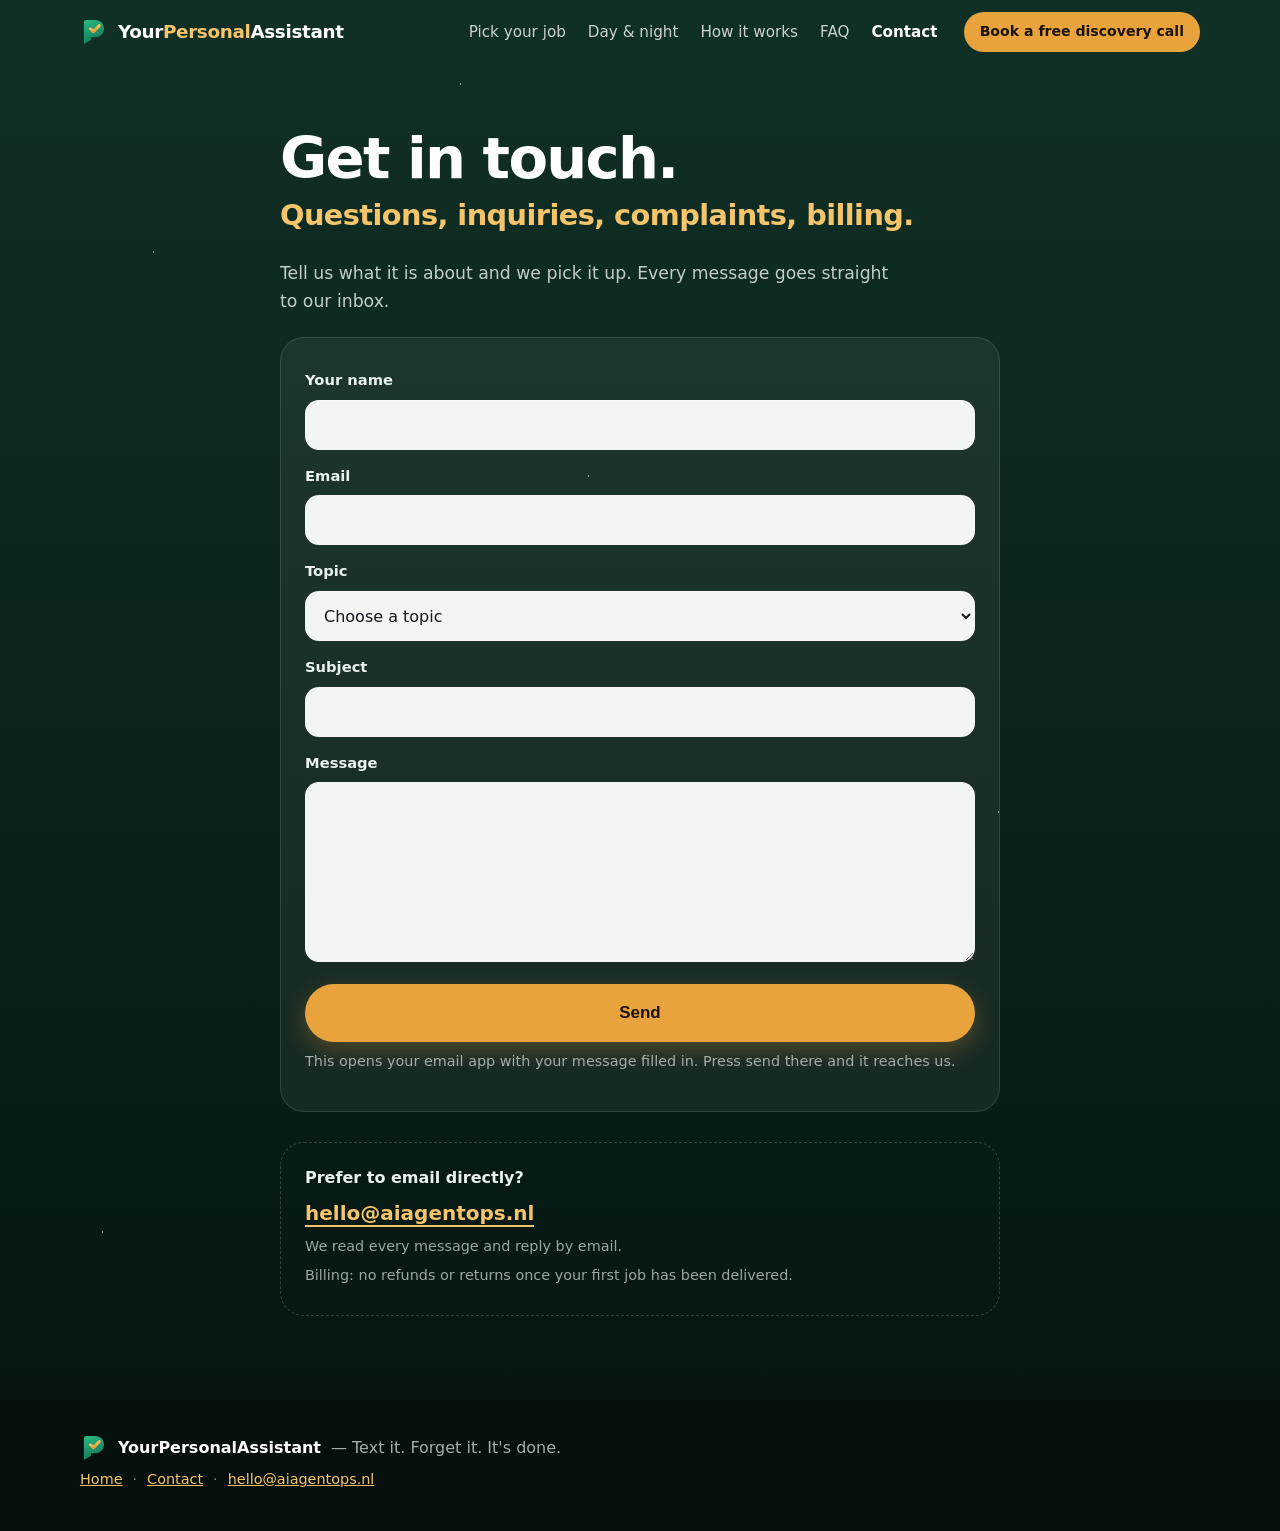
<file: contact.html>
<!doctype html>
<html lang="en">
<head>
<meta charset="utf-8">
<meta name="viewport" content="width=device-width, initial-scale=1, viewport-fit=cover">
<title>Contact — YourPersonalAssistant</title>
<meta name="description" content="Contact Your Personal Assistant: questions, inquiries, complaints or billing. Send us a message or email hello@aiagentops.nl.">
<meta name="theme-color" content="#0b1f19">
<meta property="og:type" content="website">
<meta property="og:url" content="https://myownagent.aiagentops.nl/contact">
<meta property="og:title" content="Contact — YourPersonalAssistant">
<meta property="og:description" content="Questions, inquiries, complaints or billing: send us a message and we reply by email.">
<meta property="og:image" content="https://myownagent.aiagentops.nl/og.png">
<meta property="og:image:width" content="1200">
<meta property="og:image:height" content="630">
<meta name="twitter:card" content="summary_large_image">
<meta name="twitter:title" content="Contact — YourPersonalAssistant">
<meta name="twitter:description" content="Questions, inquiries, complaints or billing: send us a message and we reply by email.">
<meta name="twitter:image" content="https://myownagent.aiagentops.nl/og.png">
<link rel="icon" href="/favicon.svg" type="image/svg+xml">
<link rel="icon" href="/favicon-32.png" type="image/png" sizes="32x32">
<link rel="icon" href="/favicon-16.png" type="image/png" sizes="16x16">
<link rel="icon" href="/favicon.ico" sizes="48x48">
<link rel="apple-touch-icon" href="/apple-touch-icon.png" sizes="180x180">
<link rel="stylesheet" href="styles.css">
</head>
<body class="page-contact">
<a class="skip" href="#main">Skip to content</a>
<header class="nav solid" id="nav">
  <div class="wrap nav-in">
    <a class="logo" href="/" aria-label="YourPersonalAssistant home"><span class="mark" aria-hidden="true"></span><span class="wm">Your<span class="wm-p">Personal</span>Assistant</span></a>
    <nav aria-label="Sections">
      <a href="/#does">Pick your job</a>
      <a href="/#day">Day &amp; night</a>
      <a href="/#how">How it works</a>
      <a href="/#faq">FAQ</a>
      <a href="/contact" aria-current="page">Contact</a>
    </nav>
    <a class="btn btn-sm" href="/#call"><span class="short">Free call</span><span class="long">Book a free discovery call</span></a>
  </div>
</header>

<main id="main">
<section id="contact" class="sec join contact-sec">
  <div class="stars" aria-hidden="true"></div>
  <div class="wrap narrow">
    <h1 class="reveal">Get in touch.<br><span>Questions, inquiries, complaints, billing.</span></h1>
    <p class="lead-c reveal">Tell us what it is about and we pick it up. Every message goes straight to our inbox.</p>
    <form id="cf" class="form reveal" action="mailto:hello@aiagentops.nl" method="post" enctype="text/plain" novalidate>
      <label for="c-name">Your name</label>
      <input id="c-name" name="name" autocomplete="name" required aria-describedby="e-name">
      <p class="err" id="e-name" role="alert"></p>
      <label for="c-mail">Email</label>
      <input id="c-mail" name="email" type="email" autocomplete="email" inputmode="email" required aria-describedby="e-mail">
      <p class="err" id="e-mail" role="alert"></p>
      <label for="c-topic">Topic</label>
      <select id="c-topic" name="topic" required aria-describedby="e-topic">
        <option value="">Choose a topic</option>
        <option>Question</option>
        <option>Inquiry</option>
        <option>Complaint</option>
        <option>Billing</option>
        <option>Other</option>
      </select>
      <p class="err" id="e-topic" role="alert"></p>
      <label for="c-subj">Subject</label>
      <input id="c-subj" name="subject" maxlength="120" required aria-describedby="e-subj">
      <p class="err" id="e-subj" role="alert"></p>
      <label for="c-msg">Message</label>
      <textarea id="c-msg" name="message" rows="6" required aria-describedby="e-msg"></textarea>
      <p class="err" id="e-msg" role="alert"></p>
      <button class="btn btn-big" type="submit">Send</button>
      <p class="small">This opens your email app with your message filled in. Press send there and it reaches us.</p>
    </form>
    <div class="direct reveal">
      <p><strong>Prefer to email directly?</strong></p>
      <p class="direct-mail"><a href="mailto:hello@aiagentops.nl">hello@aiagentops.nl</a></p>
      <p class="small">We read every message and reply by email.</p>
      <p class="small">Billing: no refunds or returns once your first job has been delivered.</p>
    </div>
  </div>
</section>
</main>

<footer class="foot">
  <div class="wrap foot-in">
    <p><span class="mark" aria-hidden="true"></span><strong>YourPersonalAssistant</strong> — Text it. Forget it. It's done.</p>
    <p class="small"><a href="/">Home</a> · <a href="/contact">Contact</a> · <a href="mailto:hello@aiagentops.nl">hello@aiagentops.nl</a></p>
  </div>
</footer>
<script src="script.js"></script>
<script src="contact.js"></script>
</body>
</html>
</file>
<file: styles.css>
:root{
  --night:#0b1f19; --night2:#103026; --ink:#14161c; --ink2:#454b57; --mut:#6b7280; --bg:#fbfaf7; --card:#fff; --line:#e7e3da;
  --brand:#1f5c4a; --brand2:#2f7d64; --wa:#25d366; --accent:#e8a33d; --accent2:#f5c46b; --alt:#f3f0e8;
  --r:20px; --sh:0 1px 2px rgba(20,22,28,.05),0 10px 30px rgba(20,22,28,.08);
}
*{box-sizing:border-box}
html{scroll-behavior:smooth;-webkit-text-size-adjust:100%}
body{margin:0;font:16px/1.6 ui-sans-serif,system-ui,-apple-system,"Segoe UI",Roboto,"Helvetica Neue",Arial,sans-serif;color:var(--ink);background:var(--bg);overflow-x:hidden}
h1,h2,h3{line-height:1.08;letter-spacing:-.03em;margin:0 0 .5em}
h2{font-size:clamp(1.9rem,6vw,3.4rem);font-weight:850;max-width:20ch}
h3{font-size:1.15rem;font-weight:750;letter-spacing:-.01em}
p{margin:0 0 1em}
a{color:var(--brand)}
:focus-visible{outline:3px solid var(--accent);outline-offset:3px;border-radius:6px}
.wrap{max-width:1160px;margin:0 auto;padding:0 20px}
.narrow{max-width:760px}
.skip{position:absolute;left:-999px;top:0;background:var(--ink);color:#fff;padding:8px 12px;z-index:99}
.skip:focus{left:8px;top:8px}

/* nav */
.nav{position:fixed;inset:0 0 auto 0;z-index:30;transition:background .3s,border-color .3s;border-bottom:1px solid transparent}
.nav.solid{background:rgba(11,31,25,.88);backdrop-filter:saturate(1.4) blur(12px);border-bottom-color:rgba(255,255,255,.08)}
.nav-in{display:flex;align-items:center;gap:16px;height:64px}
.logo{display:flex;align-items:center;gap:10px;font-weight:850;font-size:1.15rem;color:#fff;text-decoration:none;letter-spacing:-.02em}
.mark{display:inline-block;width:28px;height:28px;background:url(/logo.svg) center/contain no-repeat;position:relative;flex:none;vertical-align:middle}
.mark::after{content:none}
.nav nav{display:none;margin-left:auto;gap:22px}
.nav nav a{color:rgba(255,255,255,.78);text-decoration:none;font-size:.95rem}
.nav nav a:hover{color:#fff}
.nav .btn-sm{margin-left:auto}
@media(min-width:900px){.nav nav{display:flex}.nav .btn-sm{margin-left:10px}}

/* buttons */
.btn{display:inline-flex;align-items:center;justify-content:center;gap:10px;min-height:50px;padding:0 24px;border-radius:999px;background:var(--accent);color:#1b1206;font-weight:800;text-decoration:none;border:0;font-size:1rem;cursor:pointer;transition:transform .15s,box-shadow .2s,background .2s;box-shadow:0 8px 24px rgba(232,163,61,.28)}
.btn:hover{background:var(--accent2);transform:translateY(-2px)}
.btn-big{min-height:58px;padding:0 30px;font-size:1.06rem}
.btn-sm{min-height:40px;padding:0 16px;font-size:.88rem;box-shadow:none;white-space:nowrap}
.btn-ghost{background:transparent;color:#fff;box-shadow:inset 0 0 0 1.5px rgba(255,255,255,.55)}
.btn-ghost:hover{background:rgba(255,255,255,.1)}
.play{width:0;height:0;border-left:10px solid currentColor;border-top:6px solid transparent;border-bottom:6px solid transparent}

/* hero */
.hero{position:relative;overflow:hidden;color:#eaf2ee;padding:108px 0 70px;min-height:100svh;display:flex;align-items:center;
  background:radial-gradient(900px 600px at 80% 10%,rgba(37,211,102,.16),transparent 60%),radial-gradient(800px 500px at 0% 100%,rgba(232,163,61,.14),transparent 60%),linear-gradient(180deg,#071612 0%,var(--night) 55%,var(--night2) 100%)}
.stars{position:absolute;inset:0;pointer-events:none;opacity:.55;
  background-image:radial-gradient(1.4px 1.4px at 12% 18%,#fff 50%,transparent 51%),radial-gradient(1px 1px at 28% 72%,#fff 50%,transparent 51%),radial-gradient(1.2px 1.2px at 46% 34%,#fff 50%,transparent 51%),radial-gradient(1px 1px at 63% 12%,#fff 50%,transparent 51%),radial-gradient(1.5px 1.5px at 78% 58%,#fff 50%,transparent 51%),radial-gradient(1px 1px at 90% 26%,#fff 50%,transparent 51%),radial-gradient(1.2px 1.2px at 8% 88%,#fff 50%,transparent 51%),radial-gradient(1px 1px at 55% 90%,#fff 50%,transparent 51%),radial-gradient(1.3px 1.3px at 36% 6%,#fff 50%,transparent 51%),radial-gradient(1px 1px at 70% 82%,#fff 50%,transparent 51%);
  animation:twinkle 6s ease-in-out infinite alternate}
@keyframes twinkle{from{opacity:.35}to{opacity:.7}}
.hero-in{position:relative;display:grid;gap:44px;align-items:center;width:100%}
@media(min-width:960px){.hero-in{grid-template-columns:1.15fr .85fr;gap:56px}}
.eyebrow{display:inline-flex;align-items:center;gap:10px;font-size:.82rem;font-weight:700;letter-spacing:.12em;text-transform:uppercase;color:var(--accent2);margin-bottom:18px}
.pulse{width:9px;height:9px;border-radius:50%;background:var(--wa);box-shadow:0 0 0 0 rgba(37,211,102,.6);animation:pulse 2s infinite}
@keyframes pulse{0%{box-shadow:0 0 0 0 rgba(37,211,102,.6)}70%{box-shadow:0 0 0 12px rgba(37,211,102,0)}100%{box-shadow:0 0 0 0 rgba(37,211,102,0)}}
.hero h1{font-size:clamp(2.4rem,8.4vw,4.4rem);font-weight:900;color:#fff;max-width:15ch;margin-bottom:22px}
.nav .btn-sm .long{display:none}@media(min-width:560px){.nav .btn-sm .long{display:inline}}
.hl{color:var(--wa)}
.hl2{color:var(--accent2);font-style:italic}
.lede{font-size:clamp(1.05rem,2.4vw,1.25rem);color:rgba(234,242,238,.86);max-width:44ch}
.cta-row{display:flex;flex-wrap:wrap;gap:12px;margin:26px 0 14px}
.fine{font-size:.9rem;color:rgba(234,242,238,.62)}
.scroll-cue{position:absolute;left:50%;bottom:18px;transform:translateX(-50%);width:26px;height:42px;border-radius:14px;border:2px solid rgba(255,255,255,.4)}
.scroll-cue span{position:absolute;left:50%;top:8px;width:4px;height:8px;margin-left:-2px;border-radius:2px;background:#fff;animation:cue 1.8s infinite}
@keyframes cue{0%{opacity:0;transform:translateY(0)}40%{opacity:1}100%{opacity:0;transform:translateY(12px)}}
@media(max-width:959px){.scroll-cue{display:none}}

/* phone */
.hero-phone{display:flex;flex-direction:column;align-items:center}
.phone{position:relative;width:min(340px,88vw);border-radius:44px;padding:14px;background:linear-gradient(160deg,#1d2a26,#0d1512);box-shadow:0 30px 80px rgba(0,0,0,.55),inset 0 0 0 1.5px rgba(255,255,255,.12);transform:rotate(-2deg)}
.notch{position:absolute;top:22px;left:50%;width:90px;height:22px;margin-left:-45px;border-radius:12px;background:#05090a;z-index:2}
.ph-head{display:flex;align-items:center;gap:10px;padding:44px 14px 12px;background:#0f3b30;border-radius:32px 32px 0 0;color:#fff}
.av{width:34px;height:34px;border-radius:50%;background:#0b1f19 url(/logo.svg) center/70% no-repeat;position:relative;flex:none}
.av::after{content:none}
.who{display:flex;flex-direction:column;line-height:1.2;font-size:.95rem}
.who small{color:#9fe3bf;font-size:.75rem}
.ph-time{margin-left:auto;font-size:.75rem;color:rgba(255,255,255,.7)}
.chat{height:380px;overflow:hidden;display:flex;flex-direction:column;gap:8px;padding:14px 12px;background:#e9e2d6;background-image:radial-gradient(rgba(0,0,0,.035) 1px,transparent 1px);background-size:14px 14px}
.day-chip{align-self:center;font-size:.7rem;background:#fff;color:#55606a;border-radius:8px;padding:2px 10px;box-shadow:0 1px 1px rgba(0,0,0,.08)}
.msg{max-width:86%;padding:8px 11px;border-radius:12px;font-size:.86rem;line-height:1.42;color:#111b21;box-shadow:0 1px 1px rgba(0,0,0,.1)}
.msg.in{align-self:flex-start;background:#fff;border-top-left-radius:4px}
.msg.out{align-self:flex-end;background:#d9fdd3;border-top-right-radius:4px}
.typing{align-self:flex-start;background:#fff;border-radius:12px;padding:10px 12px;display:flex;gap:4px}
.typing i{width:6px;height:6px;border-radius:50%;background:#8a949b;animation:dot 1s infinite}
.typing i:nth-child(2){animation-delay:.15s}.typing i:nth-child(3){animation-delay:.3s}
@keyframes dot{0%,100%{opacity:.3;transform:translateY(0)}50%{opacity:1;transform:translateY(-3px)}}
.js [data-s]{opacity:0;transform:translateY(8px) scale(.98);transition:opacity .35s,transform .35s}
.js [data-s].on{opacity:1;transform:none}
.js .typing[data-s]:not(.on){display:none}
.ph-bar{display:flex;align-items:center;gap:10px;padding:10px 12px 16px;background:#f0ebe3;border-radius:0 0 32px 32px}
.ph-bar span{flex:1;background:#fff;border-radius:20px;padding:7px 14px;font-size:.8rem;color:#8a949b}
.ph-bar i{width:34px;height:34px;border-radius:50%;background:var(--wa)}
.dram{margin-top:16px;font-size:.78rem;letter-spacing:.06em;text-transform:uppercase;color:rgba(234,242,238,.55)}

/* sections */
.sec{padding:84px 0}
.kicker{font-size:.8rem;text-transform:uppercase;letter-spacing:.14em;font-weight:800;color:var(--brand2);margin-bottom:10px}
.sub{color:var(--ink2);max-width:60ch;font-size:1.05rem}
.dram-inline{display:inline-block;margin-left:4px;font-size:.78rem;letter-spacing:.06em;text-transform:uppercase;color:var(--mut)}

/* film */
.film{background:var(--night2);color:#eaf2ee;padding-top:64px}
.film .kicker{color:var(--accent2)}
.film h2{color:#fff}
.vid-frame{margin-top:22px;border-radius:24px;overflow:hidden;box-shadow:0 30px 80px rgba(0,0,0,.45);background:#06110d;aspect-ratio:16/9;outline:1px solid rgba(255,255,255,.08)}
.vid-frame video{display:block;width:100%;height:100%;object-fit:cover;background:#06110d}
.note{color:rgba(234,242,238,.6);margin-top:14px;font-size:.92rem}

/* day & night */
.day{background:linear-gradient(180deg,#fff8ea 0%,#fbfaf7 30%,#e8eef4 70%,#0e1d2b 100%);padding-bottom:110px}
.clock{list-style:none;margin:40px 0 0;padding:0;display:grid;gap:18px}
@media(min-width:720px){.clock{grid-template-columns:1fr 1fr}}
@media(min-width:1080px){.clock{grid-template-columns:repeat(4,1fr)}}
.slot{position:relative;border-radius:var(--r);padding:24px 22px 22px;box-shadow:var(--sh);overflow:hidden}
.slot h3{font-size:1.22rem}
.slot p{font-size:.96rem}
.slot .t{display:flex;align-items:center;gap:10px;margin-bottom:12px}
.slot time{font-size:2.2rem;font-weight:900;letter-spacing:-.04em;font-variant-numeric:tabular-nums}
.slot .you{font-size:.82rem;text-transform:uppercase;letter-spacing:.08em;font-weight:700;margin-bottom:8px;opacity:.7}
.bub{margin-top:14px;padding:10px 12px;border-radius:12px;border-top-left-radius:4px;font-size:.9rem;line-height:1.4;background:#fff;color:#111b21;box-shadow:0 1px 2px rgba(0,0,0,.1)}
.s7{background:linear-gradient(160deg,#fff4d9,#ffe2a8);color:#3a2706}
.s13{background:linear-gradient(160deg,#e3f6ff,#bfe3f7);color:#0d2c3d}
.s23{background:linear-gradient(160deg,#4a3a78,#24224a);color:#efeafc}
.s3{background:linear-gradient(160deg,#122238,#060d18);color:#dfe8f5}
.s3 .bub,.s23 .bub{background:#d9fdd3}
.ico{width:30px;height:30px;border-radius:50%;flex:none}
.ico.sun{background:radial-gradient(circle,#ffcf5a 55%,rgba(255,207,90,.25) 56%);box-shadow:0 0 18px #ffcf5a}
.ico.noon{background:#ffdf6e;box-shadow:0 0 0 5px rgba(255,223,110,.35)}
.ico.eve{background:radial-gradient(circle at 35% 35%,#ffd7a1,#e8a33d)}
.ico.moon{background:#e9eef8;box-shadow:inset -9px -3px 0 0 #9aaacb}

/* bands */
.bands .band{padding:96px 0}
.band .num{font-size:.85rem;font-weight:800;letter-spacing:.2em;opacity:.6;margin-bottom:12px}
.band h2{font-size:clamp(2.3rem,8vw,5rem);font-weight:900;max-width:none;margin-bottom:20px}
.band p{font-size:clamp(1.02rem,2.2vw,1.22rem);max-width:52ch;opacity:.86}
.b1{background:#0e1d2b;color:#fff}.b1 h2 span{color:var(--wa)}
.b2{background:var(--accent);color:#1b1206}.b2 h2 span{color:#fff}
.b3{background:#f3f0e8;color:var(--ink)}.b3 h2 span{color:var(--brand2)}
.b4{background:var(--brand);color:#fff}.b4 h2 span{color:var(--accent2)}
@media(min-width:900px){.b2 .wrap,.b4 .wrap{text-align:right}.b2 p,.b4 p,.b2 h2,.b4 h2{margin-left:auto}}

/* does */
.grid{display:grid;gap:16px;margin-top:34px}
@media(min-width:640px){.grid{grid-template-columns:1fr 1fr}}
@media(min-width:1000px){.grid{grid-template-columns:repeat(3,1fr)}}
.card{background:var(--card);border:1px solid var(--line);border-radius:var(--r);padding:24px;box-shadow:var(--sh);transition:transform .2s,box-shadow .2s}
.card:hover{transform:translateY(-4px);box-shadow:0 16px 40px rgba(20,22,28,.12)}
.ci{display:inline-grid;place-items:center;width:48px;height:48px;border-radius:14px;background:#eef4f0;font-size:1.5rem;margin-bottom:14px}
.card p{color:var(--ink2);margin:0}

/* how */
.how{background:var(--alt)}
.steps{list-style:none;margin:34px 0 0;padding:0;display:grid;gap:16px;counter-reset:s}
@media(min-width:800px){.steps{grid-template-columns:repeat(3,1fr)}}
.steps li{background:#fff;border-radius:var(--r);padding:26px;box-shadow:var(--sh)}
.sn{display:inline-grid;place-items:center;width:44px;height:44px;border-radius:50%;background:var(--brand);color:#fff;font-weight:900;margin-bottom:14px}
.steps p{color:var(--ink2);margin:0}

/* price */
.price{background:radial-gradient(700px 400px at 50% 0%,rgba(232,163,61,.18),transparent 70%),var(--bg)}
.tier{max-width:640px;margin:0 auto;text-align:center;background:var(--night);color:#eaf2ee;border-radius:28px;padding:44px 28px;box-shadow:0 30px 80px rgba(11,31,25,.35)}
.tier .kicker{color:var(--accent2)}
.tier h2{color:#fff;margin-left:auto;margin-right:auto}
.amount{font-size:1.1rem;color:rgba(234,242,238,.8);margin:10px 0 22px}
.amount span{display:block;font-size:clamp(3.6rem,13vw,5.4rem);font-weight:900;letter-spacing:-.05em;color:#fff;line-height:1}
.amount em{font-style:normal;font-weight:800;color:var(--accent2)}
.tier ul{list-style:none;padding:0;margin:0 auto 28px;max-width:440px;text-align:left}
.tier li{padding:9px 0 9px 30px;position:relative;border-bottom:1px solid rgba(255,255,255,.08)}
.tier li::before{content:"✓";position:absolute;left:0;color:var(--wa);font-weight:900}

/* faq */
details{border-bottom:1px solid var(--line);padding:16px 0}
summary{cursor:pointer;font-weight:750;font-size:1.06rem;list-style:none;display:flex;justify-content:space-between;gap:16px}
summary::-webkit-details-marker{display:none}
summary::after{content:"+";font-size:1.4rem;line-height:1;color:var(--brand2);transition:transform .2s}
details[open] summary::after{transform:rotate(45deg)}
details p{color:var(--ink2);margin:12px 0 0}

/* join */
.join{position:relative;overflow:hidden;background:linear-gradient(180deg,var(--night2),#071612);color:#eaf2ee}
.join h2{color:#fff;max-width:none}
.join h2 span{display:block;font-size:.55em;color:var(--accent2);font-weight:750;margin-top:10px;letter-spacing:-.02em}
.steps-pay{padding-left:20px;margin:22px 0 10px}
.steps-pay li{margin-bottom:8px}
.small{font-size:.9rem;color:rgba(234,242,238,.65)}
.join a{color:var(--accent2)}
.form{position:relative;display:grid;gap:8px;margin-top:22px;background:rgba(255,255,255,.06);border:1px solid rgba(255,255,255,.12);border-radius:24px;padding:24px}
.form label{font-weight:700;font-size:.92rem;margin-top:6px}
.form input,.form select{width:100%;min-height:50px;border-radius:14px;border:1.5px solid rgba(255,255,255,.2);background:rgba(255,255,255,.95);color:var(--ink);padding:0 14px;font:inherit}
.form input:focus,.form select:focus{border-color:var(--accent);outline:none;box-shadow:0 0 0 3px rgba(232,163,61,.35)}
.form .btn{margin-top:14px;width:100%}

/* footer */
.foot{background:#050f0c;color:rgba(234,242,238,.7);padding:34px 0}
.foot-in p{margin:0 0 6px;display:flex;align-items:center;gap:10px;flex-wrap:wrap}
.foot strong{color:#fff}
.foot .small{color:rgba(234,242,238,.5)}

/* reveal */
.js .reveal{opacity:0;transform:translateY(26px);transition:opacity .7s ease,transform .7s cubic-bezier(.2,.7,.2,1)}
.js .reveal.in{opacity:1;transform:none}
@media(prefers-reduced-motion:reduce){*{animation:none!important;transition:none!important}.js .reveal,.js [data-s]{opacity:1!important;transform:none!important}.js .typing[data-s]{display:none}}

.ci svg{width:26px;height:26px;fill:none;stroke:var(--brand);stroke-width:1.8;stroke-linecap:round;stroke-linejoin:round}
.btn{text-align:center;line-height:1.25}
.btn-big{padding:10px 30px}

/* v2: 12 jobs */
.job{position:relative;display:flex;flex-direction:column;gap:10px}
.job h3{margin:0;font-size:1.15rem}
.jn{font-size:.85rem;font-weight:900;letter-spacing:.12em;color:var(--brand2)}
.job .why{margin-top:auto;padding-top:12px;border-top:1px dashed var(--line);font-size:.9rem;color:var(--mut)}
.job .why b{color:var(--ink);font-weight:750}
.bundles{margin-top:34px;background:var(--alt);border-radius:var(--r);padding:24px 26px}
.bundles h3{margin-bottom:10px}
.bundles ul{margin:0;padding-left:20px;color:var(--ink2)}
.bundles li{margin:6px 0}
.amount em+em{color:var(--accent2)}

/* v3 price hero */
.hero-price{display:inline-flex;flex-wrap:wrap;align-items:baseline;gap:6px 8px;margin:4px 0 12px;padding:10px 18px;border-radius:16px;background:rgba(232,163,61,.12);box-shadow:inset 0 0 0 1.5px rgba(245,196,107,.45);color:rgba(234,242,238,.85);font-size:1rem}
.hero-price b{font-size:1.6rem;font-weight:900;letter-spacing:-.03em;color:#fff}
.hero-price span{font-weight:700;color:var(--accent2)}
.hero-price i{font-style:normal;color:rgba(234,242,238,.5);padding:0 2px}
.tier{max-width:820px}
.pp{display:grid;grid-template-columns:1fr;gap:12px;align-items:center;margin:18px 0 10px}
@media(min-width:640px){.pp{grid-template-columns:1fr auto 1fr}}
.pp-box{background:rgba(255,255,255,.06);border-radius:22px;padding:22px 16px;box-shadow:inset 0 0 0 1px rgba(255,255,255,.12)}
.pp-hl{background:linear-gradient(160deg,rgba(232,163,61,.22),rgba(232,163,61,.08));box-shadow:inset 0 0 0 2px var(--accent2)}
.pp p{margin:0}
.pp-l{font-size:.8rem;text-transform:uppercase;letter-spacing:.14em;font-weight:800;color:rgba(234,242,238,.7)}
.pp-n{font-size:clamp(3.2rem,13vw,4.8rem);font-weight:900;letter-spacing:-.05em;color:#fff;line-height:1.05;margin:6px 0 4px!important}
.pp-n small{font-size:.32em;letter-spacing:0;font-weight:800;color:var(--accent2);margin-left:4px}
.pp-v{font-weight:700;color:var(--accent2)}
.pp-then{font-weight:800;color:rgba(234,242,238,.6);text-transform:uppercase;letter-spacing:.14em;font-size:.8rem}
.pp-sum{font-size:1.15rem;font-weight:800;color:#fff;margin:14px 0 24px}
.pp-cols{display:grid;grid-template-columns:1fr;gap:8px 28px;text-align:left;margin-bottom:26px}
@media(min-width:720px){.pp-cols{grid-template-columns:1fr 1fr}}
.pp-cols h3{color:var(--accent2);font-size:1rem;margin:10px 0 4px}
.pp-cols ul{margin:0;max-width:none}
.hero-price .nw{white-space:nowrap}
@media(max-width:420px){.hero-price{font-size:.9rem;padding:9px 14px}.hero-price b{font-size:1.3rem}}
.tier .btn-big{padding:10px 26px;font-size:1rem}

/* v4 brand: YourPersonalAssistant + tagline */
.wm{white-space:nowrap}
.wm .wm-p{color:var(--accent2)}
.logo{font-size:clamp(.98rem,4.2vw,1.15rem)}
.brandline{display:flex;flex-direction:column;gap:4px;margin:0 0 18px}
.brandline .bl-name{font-weight:900;font-size:clamp(1.5rem,6.6vw,2.3rem);letter-spacing:-.03em;color:#fff;line-height:1.05}
.brandline .bl-tag{font-size:clamp(1.05rem,4.4vw,1.35rem);font-weight:700;font-style:italic;color:var(--wa)}
@media(max-width:380px){.nav .logo .mark{width:22px;height:22px}.nav .logo{gap:7px}}

/* contact page */
.contact-sec{padding-top:128px;min-height:80vh}
.contact-sec h1{color:#fff;font-size:clamp(2.2rem,7vw,3.6rem);font-weight:900}
.contact-sec h1 span{display:block;font-size:.5em;color:var(--accent2);font-weight:750;margin-top:10px;letter-spacing:-.02em}
.lead-c{font-size:1.08rem;color:rgba(234,242,238,.82);max-width:56ch}
.form textarea{width:100%;min-height:150px;border-radius:14px;border:1.5px solid rgba(255,255,255,.2);background:rgba(255,255,255,.95);color:var(--ink);padding:12px 14px;font:inherit;resize:vertical}
.form textarea:focus{border-color:var(--accent);outline:none;box-shadow:0 0 0 3px rgba(232,163,61,.35)}
.form [aria-invalid="true"]{border-color:#ff8a7a;box-shadow:0 0 0 3px rgba(255,138,122,.25)}
.form .err{margin:0;min-height:0;font-size:.86rem;color:#ffb3a8}
.form .err:empty{display:none}
.direct{margin-top:30px;padding:22px 24px;border-radius:24px;border:1px dashed rgba(255,255,255,.18)}
.direct p{margin:0 0 6px}
.direct-mail{font-size:1.25rem;font-weight:800}
.direct-mail a{text-decoration:none;border-bottom:2px solid currentColor}
.foot a{color:var(--accent2)}
.nav nav a[aria-current="page"]{color:#fff;font-weight:700}
.pp-refund{margin-top:4px}

/* ===== v7: cinematic job circles ===== */
.cine{position:relative;overflow:hidden;background:#07070f;color:#eef0ff;isolation:isolate}
.cine-sky{position:absolute;inset:0;z-index:-1;pointer-events:none;
  background:
   radial-gradient(1px 1px at 12% 18%,rgba(255,255,255,.55) 50%,transparent 51%),
   radial-gradient(1px 1px at 72% 9%,rgba(255,255,255,.45) 50%,transparent 51%),
   radial-gradient(1.5px 1.5px at 38% 42%,rgba(255,255,255,.35) 50%,transparent 51%),
   radial-gradient(1px 1px at 88% 56%,rgba(255,255,255,.4) 50%,transparent 51%),
   radial-gradient(1px 1px at 22% 76%,rgba(255,255,255,.35) 50%,transparent 51%),
   radial-gradient(1.5px 1.5px at 60% 88%,rgba(255,255,255,.3) 50%,transparent 51%),
   linear-gradient(180deg,#07070f 0%,#0b0a1c 45%,#07070f 100%);
  background-size:420px 420px,520px 520px,380px 380px,460px 460px,500px 500px,440px 440px,100% 100%}
.cine-sky span{position:absolute;width:70vmax;height:70vmax;border-radius:50%;filter:blur(70px);opacity:.42;will-change:transform}
.cine-sky span:nth-child(1){left:-25vmax;top:-20vmax;background:radial-gradient(circle,#7c3aed 0%,transparent 65%);animation:drift1 22s ease-in-out infinite alternate}
.cine-sky span:nth-child(2){right:-30vmax;top:20%;background:radial-gradient(circle,#0ea5e9 0%,transparent 65%);animation:drift2 26s ease-in-out infinite alternate}
.cine-sky span:nth-child(3){left:10%;bottom:-35vmax;background:radial-gradient(circle,#f43f5e 0%,transparent 65%);opacity:.3;animation:drift1 30s ease-in-out infinite alternate-reverse}
@keyframes drift1{to{transform:translate3d(8vmax,6vmax,0) scale(1.08)}}
@keyframes drift2{to{transform:translate3d(-7vmax,-5vmax,0) scale(1.1)}}
.cine .kicker{color:#f5c46b}
.cine h2{color:#fff;max-width:none}
.cine h2 .gold{background:linear-gradient(90deg,#f5c46b,#ffdf9e 45%,#e8a33d);-webkit-background-clip:text;background-clip:text;color:transparent}
.cine .sub{color:#c3c6dd;max-width:62ch}
.cine .sub b{color:#fff}
.jgrid{list-style:none;margin:40px 0 0;padding:0;display:grid;grid-template-columns:1fr;gap:22px}
@media(min-width:640px){.jgrid{grid-template-columns:1fr 1fr}}
@media(min-width:1020px){.jgrid{grid-template-columns:repeat(3,1fr);gap:26px}}
.jc{position:relative}
.orbit{all:unset;box-sizing:border-box;display:flex;flex-direction:column;width:100%;cursor:pointer;border-radius:30px;padding:10px 10px 18px;
  background:linear-gradient(165deg,color-mix(in srgb,var(--c1) 20%,transparent) 0%,rgba(255,255,255,.035) 46%,color-mix(in srgb,var(--c2) 14%,transparent) 100%);
  border:1px solid color-mix(in srgb,var(--c1) 30%,rgba(255,255,255,.08));
  box-shadow:0 30px 60px -30px color-mix(in srgb,var(--c2) 60%,transparent),inset 0 1px 0 rgba(255,255,255,.08);
  transition:transform .35s cubic-bezier(.2,.8,.2,1),box-shadow .35s,border-color .35s;-webkit-tap-highlight-color:transparent}
.orbit:focus-visible{outline:3px solid var(--c1);outline-offset:4px}
.orbit:hover{transform:translateY(-6px);border-color:color-mix(in srgb,var(--c1) 60%,transparent);box-shadow:0 40px 80px -30px color-mix(in srgb,var(--c2) 85%,transparent),inset 0 1px 0 rgba(255,255,255,.12)}
.orbit:active{transform:scale(.975)}
.dial{position:relative;display:block;width:100%;aspect-ratio:1/1;max-width:400px;margin:0 auto}
.rays{position:absolute;inset:0;width:100%;height:100%;overflow:visible}
.ring{fill:none;stroke:color-mix(in srgb,var(--c1) 55%,transparent);stroke-width:.35}
.ring.r1{stroke-dasharray:1.2 2.2;transform-origin:50px 50px;animation:spin 40s linear infinite}
.ring.r2{stroke-opacity:.35;stroke-width:.25}
.sp{fill:var(--c1);opacity:.9;filter:drop-shadow(0 0 1.4px var(--c1));transform-origin:50px 50px;transform-box:view-box}
.tip{fill:#fff;filter:drop-shadow(0 0 1.6px var(--c1)) drop-shadow(0 0 3px var(--c1))}
@keyframes spin{to{transform:rotate(360deg)}}
.orb{position:absolute;left:31%;top:31%;width:38%;height:38%;border-radius:50%;display:grid;place-items:center;text-align:center;color:#fff;
  background:radial-gradient(circle at 32% 26%,rgba(255,255,255,.55) 0%,rgba(255,255,255,0) 34%),radial-gradient(circle at 50% 60%,var(--c1) 0%,var(--c2) 78%);
  box-shadow:0 0 0 1px rgba(255,255,255,.18) inset,0 -10px 22px rgba(0,0,0,.25) inset,0 0 34px color-mix(in srgb,var(--c1) 70%,transparent),0 0 90px color-mix(in srgb,var(--c2) 55%,transparent);
  transition:transform .4s cubic-bezier(.2,.8,.2,1),box-shadow .4s}
.orb::after{content:"";position:absolute;inset:-7%;border-radius:50%;background:conic-gradient(from 0deg,transparent 0 70%,color-mix(in srgb,var(--c1) 80%,#fff) 82%,transparent 92%);
  -webkit-mask:radial-gradient(closest-side,transparent 88%,#000 90%,#000 99%,transparent 100%);mask:radial-gradient(closest-side,transparent 88%,#000 90%,#000 99%,transparent 100%);animation:spin 6s linear infinite;opacity:.9}
.orb-in{display:flex;flex-direction:column;align-items:center;gap:4px;padding:0 8%}
.orb .ic{width:clamp(26px,9%,34px);height:auto;aspect-ratio:1;filter:drop-shadow(0 2px 4px rgba(0,0,0,.35))}
.orb b{font-size:clamp(.82rem,3.6vw,1rem);line-height:1.1;font-weight:850;letter-spacing:-.01em;text-shadow:0 1px 8px rgba(0,0,0,.4)}
@media(min-width:640px){.orb b{font-size:clamp(.8rem,1.5vw,.98rem)}}
.orbit:hover .orb{transform:scale(1.07);box-shadow:0 0 0 1px rgba(255,255,255,.25) inset,0 -10px 22px rgba(0,0,0,.25) inset,0 0 46px color-mix(in srgb,var(--c1) 90%,transparent),0 0 120px color-mix(in srgb,var(--c2) 75%,transparent)}
.orbit:hover .sp{animation:glow 1.4s ease-in-out infinite}
.orbit:hover .sp2{animation-delay:.2s}.orbit:hover .sp3{animation-delay:.4s}
@keyframes glow{50%{opacity:.55}}
.st{position:absolute;transform:translate(-50%,-50%);max-width:42%;width:max-content;padding:7px 11px 7px 9px;border-radius:14px;
  font-size:clamp(.72rem,3.2vw,.82rem);line-height:1.22;font-weight:650;color:#f4f5ff;text-align:left;
  background:rgba(12,12,26,.72);border:1px solid color-mix(in srgb,var(--c1) 45%,transparent);
  box-shadow:0 8px 22px rgba(0,0,0,.35),0 0 18px -6px var(--c1);display:flex;align-items:flex-start;gap:6px;
  -webkit-backdrop-filter:blur(6px);backdrop-filter:blur(6px);transition:transform .35s,border-color .35s}
@media(min-width:640px){.st{font-size:clamp(.72rem,1.3vw,.82rem)}}
.st i{font-style:normal;flex:none;display:grid;place-items:center;width:17px;height:17px;border-radius:50%;font-size:.66rem;font-weight:850;color:#111;background:var(--c1);margin-top:1px}
.st1{left:23%;top:13%}.st2{left:77%;top:13%}.st3{left:50%;top:90%;max-width:70%}
.orbit:hover .st{border-color:var(--c1)}
.orbit:hover .st1{transform:translate(-50%,-56%)}.orbit:hover .st2{transform:translate(-50%,-56%)}.orbit:hover .st3{transform:translate(-50%,-44%)}
.jc-foot{display:grid;grid-template-columns:auto 1fr;gap:4px 12px;align-items:center;padding:10px 10px 0}
.jc .jn{grid-row:1 / span 2;grid-column:1;letter-spacing:-.03em;font-size:1.5rem;font-weight:850;letter-spacing:-.03em;color:var(--c1);opacity:.9;font-variant-numeric:tabular-nums}
.jl{grid-column:2;color:#c9cbe0;font-size:.93rem;line-height:1.35}
.watch{grid-column:2;display:inline-flex;align-items:center;gap:8px;font-size:.84rem;font-weight:800;color:#fff;letter-spacing:.01em}
.watch svg{flex:none;width:22px;height:22px;padding:5px;box-sizing:border-box;border-radius:50%;background:var(--c1);color:#111;transition:transform .3s}
.orbit:hover .watch svg{transform:scale(1.15)}
/* entrance: orb blooms, spikes grow, labels land */
.js .jc .orb{transform:scale(.55);opacity:0;transition:transform .9s cubic-bezier(.2,.9,.2,1.15),opacity .7s ease,box-shadow .4s}
.js .jc .sp{transform:scale(.2);opacity:0;transition:transform .7s cubic-bezier(.2,.8,.2,1),opacity .5s ease}
.js .jc .tip,.js .jc .st{opacity:0;transition:opacity .6s ease,transform .35s,border-color .35s}
.js .jc.in .orb{transform:none;opacity:1;transition-delay:.1s}
.js .jc.in .sp{transform:none;opacity:.9}
.js .jc.in .sp1{transition-delay:.45s}.js .jc.in .sp2{transition-delay:.6s}.js .jc.in .sp3{transition-delay:.75s}
.js .jc.in .tip,.js .jc.in .st{opacity:1}
.js .jc.in .tip1,.js .jc.in .st1{transition-delay:.8s}.js .jc.in .tip2,.js .jc.in .st2{transition-delay:.95s}.js .jc.in .tip3,.js .jc.in .st3{transition-delay:1.1s}
.js .jc.in.settled .orb,.js .jc.in.settled .sp,.js .jc.in.settled .tip,.js .jc.in.settled .st{transition-delay:0s}
.js .jc.in .orbit:hover .orb{transform:scale(1.07)}
.js .jc.in .orbit:hover .st1,.js .jc.in .orbit:hover .st2{transform:translate(-50%,-56%)}
.js .jc.in .orbit:hover .st3{transform:translate(-50%,-44%)}
.jc.picked .orbit{border-color:#f5c46b}
.jc.picked .orbit::after{content:"✓ In my 3";position:absolute;top:14px;right:14px;font-size:.72rem;font-weight:850;color:#1b1206;background:#f5c46b;border-radius:999px;padding:4px 10px}
.jc{position:relative}.jc .orbit{position:relative}
.picks-line{margin:26px 0 0;padding:14px 18px;border-radius:16px;background:rgba(245,196,107,.12);border:1px solid rgba(245,196,107,.4);color:#ffe7b8;font-weight:650}
.picks-line a{color:#f5c46b;font-weight:800}
.cine .bundles{background:rgba(255,255,255,.05);border:1px solid rgba(255,255,255,.08);color:#d6d8ea}
.cine .bundles h3{color:#fff}.cine .bundles ul{color:#c9cbe0}.cine .bundles b{color:#f5c46b}
.picks-form{margin:6px 0 0;padding:10px 14px;border-radius:12px;background:rgba(245,196,107,.15);font-weight:650}
@media(prefers-reduced-motion:reduce){.js .jc .orb,.js .jc .sp,.js .jc .tip,.js .jc .st{opacity:1!important;transform:none!important}.cine-sky span{animation:none}}

/* ===== chat sheet ===== */
.chat-modal{position:fixed;inset:0;z-index:100;display:flex;align-items:flex-end;justify-content:center}
.chat-modal[hidden]{display:none}
.chat-backdrop{position:absolute;inset:0;background:rgba(4,4,12,.62);-webkit-backdrop-filter:blur(6px);backdrop-filter:blur(6px);animation:fadeIn .25s ease}
.chat-sheet{position:relative;width:100%;max-width:440px;height:min(88vh,760px);height:min(88dvh,760px);display:flex;flex-direction:column;background:#efeae2;border-radius:22px 22px 0 0;overflow:hidden;
  box-shadow:0 -20px 60px rgba(0,0,0,.45);animation:sheetUp .42s cubic-bezier(.2,.9,.2,1)}
@media(min-width:720px){.chat-modal{align-items:center}.chat-sheet{border-radius:30px;height:min(86vh,740px);box-shadow:0 0 0 10px #111216,0 0 0 11px #2a2c33,0 40px 120px rgba(0,0,0,.7),0 0 140px -20px var(--c1,#25d366);animation:popIn .4s cubic-bezier(.2,.9,.2,1)}}
@keyframes sheetUp{from{transform:translateY(100%)}to{transform:none}}
@keyframes popIn{from{transform:scale(.92) translateY(20px);opacity:0}to{transform:none;opacity:1}}
@keyframes fadeIn{from{opacity:0}}
.chat-head{display:flex;align-items:center;gap:10px;padding:12px 14px;background:#0f5c4d;color:#fff;flex:none}
.chat-x{all:unset;cursor:pointer;display:grid;place-items:center;width:38px;height:38px;border-radius:50%;flex:none}
.chat-x:hover,.chat-x:focus-visible{background:rgba(255,255,255,.15)}
.chat-x:focus-visible{outline:2px solid #fff}
.chat-x svg{width:22px;height:22px}
.chat-head .mark{width:36px;height:36px;border-radius:50%;background:#0b1f19 url(/logo.svg) center/70% no-repeat}
.chat-head .mark::after{content:none}
.chat-who{display:flex;flex-direction:column;line-height:1.2;min-width:0;flex:1}
.chat-who b{font-size:.98rem;white-space:nowrap;overflow:hidden;text-overflow:ellipsis}
.chat-who small{font-size:.76rem;opacity:.85}
.chat-tag{font-size:.68rem;font-weight:800;letter-spacing:.06em;text-transform:uppercase;opacity:.7;flex:none}
@media(max-width:480px){.chat-tag{display:none}}
.chat-steps{flex:none;display:grid;grid-template-columns:repeat(3,1fr);gap:6px;padding:10px 12px;background:#fff;border-bottom:1px solid #e3ded4}
.chat-steps .cj{grid-column:1 / -1;display:flex;align-items:center;gap:8px;font-weight:850;font-size:.84rem;color:#14161c;padding-right:4px}
.chat-steps .cj i{width:26px;height:26px;border-radius:50%;display:grid;place-items:center;background:radial-gradient(circle at 35% 30%,rgba(255,255,255,.5),transparent 40%),linear-gradient(135deg,var(--c1),var(--c2));color:#fff}
.chat-steps .cj i svg{width:15px;height:15px}
.chat-steps .cs{font-size:.7rem;line-height:1.2;font-weight:700;padding:6px 7px;border-radius:10px;text-align:center;display:flex;align-items:center;justify-content:center;background:#f1efe9;color:#6b7280;transition:background .3s,color .3s}
.chat-steps .cs.done{background:#d9fdd3;color:#0b6b3a}
.chat-steps .cs.done::before{content:"✓ "}
.chat-log{flex:1;overflow-y:auto;padding:14px 12px 18px;display:flex;flex-direction:column;gap:6px;scroll-behavior:smooth;
  background-color:#efeae2;background-image:radial-gradient(rgba(0,0,0,.035) 1.2px,transparent 1.3px);background-size:18px 18px}
.chat-day{align-self:center;font-size:.72rem;font-weight:700;color:#54656f;background:#fff;border-radius:8px;padding:4px 10px;margin:6px 0;box-shadow:0 1px 1px rgba(0,0,0,.06)}
.cb{max-width:84%;padding:7px 10px 6px;border-radius:10px;font-size:.92rem;line-height:1.38;color:#111b21;box-shadow:0 1px 1px rgba(0,0,0,.1);position:relative;animation:bubIn .28s cubic-bezier(.2,.9,.2,1.1)}
.cb.u{align-self:flex-end;background:#d9fdd3;border-top-right-radius:3px}
.cb.a{align-self:flex-start;background:#fff;border-top-left-radius:3px}
.cb.a.done{box-shadow:0 1px 1px rgba(0,0,0,.1),inset 3px 0 0 #25d366}
.cb time{float:right;margin:6px 0 -3px 10px;font-size:.66rem;color:#667781;white-space:nowrap}
.cb.u time::after{content:" ✓✓";color:#53bdeb;letter-spacing:-2px}
.cb.typing{display:flex;gap:4px;padding:12px 14px;width:auto}
.cb.typing span{width:7px;height:7px;border-radius:50%;background:#8696a0;animation:dot 1.1s infinite}
.cb.typing span:nth-child(2){animation-delay:.15s}.cb.typing span:nth-child(3){animation-delay:.3s}
@keyframes dot{0%,60%,100%{transform:none;opacity:.5}30%{transform:translateY(-4px);opacity:1}}
@keyframes bubIn{from{transform:translateY(8px) scale(.96);opacity:0}to{transform:none;opacity:1}}
.chat-foot{flex:none;display:flex;gap:8px;padding:10px 12px;background:#f0f2f5;border-top:1px solid #e3ded4}
.chat-btn{flex:1;min-height:44px;border:0;border-radius:999px;font:inherit;font-weight:800;font-size:.9rem;cursor:pointer;background:#0f5c4d;color:#fff}
.chat-btn.ghost{flex:0 0 auto;padding:0 16px;background:#fff;color:#0f5c4d;box-shadow:inset 0 0 0 1.5px #0f5c4d}
.chat-btn[aria-pressed="true"]{background:#f5c46b;color:#1b1206}
.chat-btn:focus-visible{outline:3px solid #e8a33d;outline-offset:2px}
.chat-dram{flex:none;margin:0;padding:0 12px 10px;background:#f0f2f5;font-size:.68rem;color:#667781;text-align:center}
body.chat-open{overflow:hidden}
@media(prefers-reduced-motion:reduce){.chat-sheet,.cb,.chat-backdrop{animation:none}}

/* chat sound toggle */
.chat-snd{all:unset;cursor:pointer;display:grid;place-items:center;width:38px;height:38px;border-radius:50%;flex:none;font-size:1.15rem;line-height:1}
.chat-snd:hover,.chat-snd:focus-visible{background:rgba(255,255,255,.15)}
.chat-snd:focus-visible{outline:2px solid #fff}

.pp.pp-one{grid-template-columns:1fr;max-width:380px;margin-left:auto;margin-right:auto}
.pp-sum + .pp-maint{margin:-16px 0 8px}
@media(max-width:480px){.hero-price i{display:none}}


/* ===== v10: corporate pricing card + tidy hero offer + aligned steps (8px grid) ===== */
.price .wrap{max-width:1008px}
.pc-intro{margin:0 0 32px}
.pc-intro .kicker{color:var(--brand2);margin-bottom:8px}
.pc-intro h2{margin:0;max-width:none;font-size:clamp(2rem,5.2vw,3rem)}
.pc{display:grid;grid-template-columns:1fr;background:var(--night);color:#eaf2ee;border-radius:24px;overflow:hidden;
  box-shadow:0 1px 0 rgba(255,255,255,.06) inset,0 0 0 1px rgba(11,31,25,.9),0 32px 80px -24px rgba(11,31,25,.45);text-align:left}
.pc p{margin:0}
.pc-main{position:relative;padding:40px 32px 32px;background:linear-gradient(180deg,rgba(232,163,61,.10),rgba(232,163,61,0) 70%)}
.pc{position:relative}
.pc::before{content:"";position:absolute;left:0;right:0;top:0;height:3px;z-index:1;background:linear-gradient(90deg,var(--accent),var(--accent2))}
.pc-label{display:inline-block;font-size:.75rem;line-height:1;font-weight:800;letter-spacing:.14em;text-transform:uppercase;color:var(--accent2);
  padding:8px 12px;border-radius:999px;background:rgba(245,196,107,.10);box-shadow:inset 0 0 0 1px rgba(245,196,107,.35)}
.pc-price{display:flex;align-items:baseline;gap:8px;margin-top:24px!important}
.pc-amt{font-size:clamp(3.5rem,12vw,4.5rem);line-height:1;font-weight:850;letter-spacing:-.045em;color:#fff;font-variant-numeric:tabular-nums}
.pc-vat{font-size:1.125rem;font-weight:700;color:rgba(234,242,238,.72)}
.pc-sub{margin-top:8px!important;font-size:1.0625rem;font-weight:700;color:#eaf2ee}
.pc .pc-cta{display:flex;width:100%;margin-top:32px;min-height:56px;padding:0 24px;font-size:1rem;border-radius:12px}
.pc-more{margin-top:16px!important;font-size:.875rem;line-height:1.5;color:rgba(234,242,238,.72)}
.pc-inc{padding:32px;border-top:1px solid rgba(255,255,255,.08)}
.pc-h{font-size:.75rem;line-height:1;font-weight:800;letter-spacing:.14em;text-transform:uppercase;color:rgba(234,242,238,.6);margin-bottom:16px!important}
.pc-list,.pc-tl,.hero-notes{list-style:none;margin:0;padding:0}
.pc-list li{position:relative;padding:16px 0 16px 36px;font-size:1rem;line-height:1.5;color:#eaf2ee;border-top:1px solid rgba(255,255,255,.08)}
.pc-list li:first-child{border-top:0;padding-top:8px}
.pc-list li::before{content:"";position:absolute;left:0;top:18px;width:20px;height:20px;background:url("data:image/svg+xml,%3Csvg xmlns='http://www.w3.org/2000/svg' viewBox='0 0 20 20'%3E%3Ccircle cx='10' cy='10' r='10' fill='%23f5c46b' fill-opacity='.16'/%3E%3Cpath d='M6 10.4l2.6 2.6L14 7.6' fill='none' stroke='%23f5c46b' stroke-width='1.8' stroke-linecap='round' stroke-linejoin='round'/%3E%3C/svg%3E") center/20px no-repeat}
.pc-list li:first-child::before{top:10px}
.pc-terms{grid-column:1/-1;padding:24px 32px 32px;background:rgba(0,0,0,.18);border-top:1px solid rgba(255,255,255,.08)}
.pc-tl{display:grid;gap:12px}
.pc-tl li{position:relative;padding-left:32px;font-size:.9375rem;line-height:1.5;color:#d6e2dc}
.pc-tl li::before{content:"";position:absolute;left:0;top:2px;width:20px;height:20px;background:url("data:image/svg+xml,%3Csvg xmlns='http://www.w3.org/2000/svg' viewBox='0 0 20 20'%3E%3Ccircle cx='10' cy='10' r='8.6' fill='none' stroke='%23c9d6d0' stroke-width='1.5'/%3E%3Cpath d='M10 9v5' stroke='%23c9d6d0' stroke-width='1.7' stroke-linecap='round'/%3E%3Ccircle cx='10' cy='6.3' r='1.05' fill='%23c9d6d0'/%3E%3C/svg%3E") center/20px no-repeat}
@media(min-width:800px){
  .pc{grid-template-columns:minmax(0,5fr) minmax(0,6fr)}
  .pc-main{padding:48px 40px 40px;border-right:1px solid rgba(255,255,255,.08)}
  .pc-inc{padding:48px 40px 40px;border-top:0}
  .pc-terms{padding:24px 40px}
  .pc-tl{grid-template-columns:1fr 1fr;gap:16px 40px}
}
@media(max-width:400px){.pc-main,.pc-inc{padding-left:24px;padding-right:24px}.pc-terms{padding:24px}}

/* hero offer: one aligned block instead of loose lines */
.hero-offer{margin:8px 0 0;max-width:480px}
.hero-offer .hero-price{display:flex;align-items:center;gap:16px;margin:0;padding:16px 20px;border-radius:16px;font-size:1rem;
  background:rgba(232,163,61,.10);box-shadow:inset 0 0 0 1px rgba(245,196,107,.40)}
.hero-offer .hero-price b{font-size:2rem;line-height:1;font-weight:850;letter-spacing:-.035em;color:#fff;white-space:nowrap}
.hero-offer .hp-t{display:flex;flex-direction:column;gap:4px;padding-left:16px;border-left:1px solid rgba(245,196,107,.35);line-height:1.25}
.hero-offer .hp-t span{font-weight:700;color:var(--accent2);font-size:.9375rem}
.hero-offer .hp-t span+span{color:#eaf2ee}
.hero-notes{display:grid;gap:8px;margin-top:16px}
.hero-notes li{position:relative;padding-left:28px;font-size:.875rem;line-height:1.5;color:rgba(234,242,238,.8)}
.hero-notes li::before{content:"";position:absolute;left:0;top:1px;width:18px;height:18px;background:url("data:image/svg+xml,%3Csvg xmlns='http://www.w3.org/2000/svg' viewBox='0 0 20 20'%3E%3Ccircle cx='10' cy='10' r='8.6' fill='none' stroke='%23f5c46b' stroke-width='1.5'/%3E%3Cpath d='M10 9v5' stroke='%23f5c46b' stroke-width='1.7' stroke-linecap='round'/%3E%3Ccircle cx='10' cy='6.3' r='1.05' fill='%23f5c46b'/%3E%3C/svg%3E") center/18px no-repeat;opacity:.9}
@media(max-width:420px){.hero-offer .hero-price{padding:16px}.hero-offer .hero-price b{font-size:1.75rem}}

/* how it works: aligned step cards */
.how .steps{margin-top:32px;gap:16px;counter-reset:none}
.how .steps li{display:grid;grid-template-columns:40px 1fr;column-gap:16px;align-items:start;padding:24px;border-radius:16px;text-align:left;
  box-shadow:0 0 0 1px var(--line),0 8px 24px -12px rgba(20,22,28,.12)}
.how .steps .sn{width:40px;height:40px;margin:0;font-size:1rem;grid-row:1/3}
.how .steps h3{margin:8px 0 8px;font-size:1.0625rem;line-height:1.3}
.how .steps p{grid-column:2;font-size:.9375rem;line-height:1.6}
@media(max-width:560px){.hero .cta-row{display:grid;grid-template-columns:1fr;gap:12px}.hero .cta-row .btn{width:100%}.hero-offer{max-width:none}}
.how .steps li{align-content:start}
@media(min-width:800px){.pc-tl{grid-template-columns:5fr 6fr;column-gap:66.667px}}

/* ===== v10b: hero media row: chat widget left, showcase video right ===== */
.hero-media{display:flex;flex-direction:column;gap:40px;width:100%;min-width:0}
.hero-media .hero-video{order:-1}
.hero-video{margin:0;width:100%;display:flex;flex-direction:column;align-items:center}
.hv-card{position:relative;width:100%;max-width:440px;aspect-ratio:4/5;border-radius:24px;overflow:hidden;background:#0d1512 url(media/showcase_poster.jpg) center/cover no-repeat;
  border:1px solid rgba(232,163,61,.55);box-shadow:0 0 0 1px rgba(0,0,0,.25),0 24px 64px rgba(0,0,0,.5),0 0 40px rgba(232,163,61,.10)}
.hv-el{display:block;width:100%;height:100%;object-fit:cover}
.hv-snd{position:absolute;right:16px;bottom:16px;display:inline-flex;align-items:center;gap:8px;height:40px;padding:0 16px 0 12px;border-radius:999px;cursor:pointer;
  font:600 .85rem/1 inherit;font-family:inherit;color:#fff;background:rgba(11,31,25,.72);border:1px solid rgba(245,196,107,.6);-webkit-backdrop-filter:blur(6px);backdrop-filter:blur(6px);transition:background .2s,border-color .2s}
.hv-snd:hover,.hv-snd:focus-visible{background:rgba(11,31,25,.9);border-color:var(--accent2)}
.hv-snd:focus-visible{outline:2px solid var(--accent2);outline-offset:2px}
.hv-snd.on{border-color:rgba(255,255,255,.35)}
.hv-i{font-size:1rem}
@media(max-width:959px){
  .hero-phone{width:100%}
  .hero-phone .phone{width:100%;max-width:440px;transform:none}
  .hv-card{max-width:440px}
}
@media(min-width:960px){
  .hero-in{grid-template-columns:1fr;gap:56px}
  .hero-copy{max-width:760px}
  .hero-media{display:grid;grid-template-columns:1fr 1fr;gap:48px;align-items:center}
  .hero-media .hero-video{order:0}
  .hero-media .hero-phone .phone{width:340px}
  .hv-card{max-width:432px}
}
@media(min-width:960px){
  .hero-copy{max-width:none;display:grid;grid-template-columns:7fr 5fr;column-gap:56px;align-items:end}
  .hero-copy > .eyebrow,.hero-copy > .brandline,.hero-copy > h1{grid-column:1}
  .hero-copy > h1{margin-bottom:0}
  .hero-act{grid-column:2;grid-row:1 / span 3;align-self:end}
}
@media(min-width:960px){.hero-copy{grid-template-columns:13fr 11fr;column-gap:48px}.hero-act .cta-row{flex-wrap:nowrap}}
@media(min-width:960px){.hero-copy{grid-template-columns:7fr 5fr;column-gap:56px}.hero-act .cta-row{display:flex;flex-direction:column;align-items:stretch;gap:16px;flex-wrap:nowrap}.hero-act .cta-row .btn{width:100%;text-align:center;justify-content:center;white-space:nowrap;margin:0}}

/* ===== v10c: free discovery call section + secondary CTA ===== */
.nav .btn-sm .short{display:inline}
@media(min-width:560px){.nav .btn-sm .short{display:none}}
.pc-alt{display:inline-flex;align-items:center;min-height:40px;margin-top:8px;font-size:.9375rem;font-weight:700;color:var(--accent2);text-decoration:none}
.pc-alt:hover,.pc-alt:focus-visible{text-decoration:underline;text-underline-offset:4px}
.dc{border-top:1px solid rgba(11,31,25,.08)}
.dc-grid{display:grid;gap:32px;align-items:start}
.dc-intro{text-align:left}
.dc-intro .kicker{color:var(--brand2);margin-bottom:8px}
.dc-intro h2{margin:0;max-width:none;font-size:clamp(2rem,5.2vw,3rem)}
.dc-lede{margin:16px 0 0;font-size:1.125rem;line-height:1.6;color:var(--ink);max-width:40ch;opacity:.86}
.dc-form{position:relative;display:grid;gap:24px;background:#fff;border-radius:24px;padding:32px 24px;overflow:hidden;text-align:left;
  box-shadow:0 0 0 1px rgba(11,31,25,.10),0 24px 64px -24px rgba(11,31,25,.30)}
.dc-form::before{content:"";position:absolute;left:0;right:0;top:0;height:3px;background:linear-gradient(90deg,var(--accent),var(--accent2))}
.dc-row{display:grid;gap:24px}
.dc-f{display:grid;gap:8px;margin:0;min-width:0}
.dc-f label,.dc-jobs legend{font-size:.9375rem;font-weight:700;color:var(--night)}
.dc-opt{font-weight:500;color:rgba(11,31,25,.55)}
.dc-f input[type=text],.dc-f input:not([type]),.dc-f input[type=email],.dc-f input[type=tel]{width:100%;min-height:48px;border-radius:12px;border:1.5px solid rgba(11,31,25,.18);background:#fff;color:var(--ink);padding:0 16px;font:inherit}
.dc-f input:focus{border-color:var(--brand2);outline:none;box-shadow:0 0 0 3px rgba(47,125,100,.22)}
.dc-f [aria-invalid="true"]{border-color:#c2412d!important;box-shadow:0 0 0 3px rgba(194,65,45,.15)}
.dc-err{margin:0;min-height:0;font-size:.8125rem;color:#b3361f}
.dc-err:empty{display:none}
.dc-jobs{border:0;padding:0}
.dc-jobs legend{padding:0;margin-bottom:8px}
.dc-jobgrid{display:grid;grid-template-columns:1fr 1fr;gap:8px}
.dc-job{position:relative;display:flex;align-items:center;gap:8px;min-height:48px;padding:0 12px;border-radius:12px;border:1.5px solid rgba(11,31,25,.14);background:#fbfaf6;cursor:pointer;font-size:.9375rem;font-weight:600!important;color:var(--night);line-height:1.25}
.dc-job input{flex:0 0 auto;width:18px;height:18px;margin:0;accent-color:var(--brand)}
.dc-job:has(input:checked){border-color:var(--brand2);background:rgba(47,125,100,.08)}
.dc-job:has(input:focus-visible){outline:2px solid var(--brand2);outline-offset:2px}
.dc-btn{width:100%;min-height:56px;border-radius:12px;margin:0}
.dc-thanks{margin:0;padding:16px;border-radius:12px;background:rgba(47,125,100,.10);color:var(--night);font-weight:700;box-shadow:inset 0 0 0 1px rgba(47,125,100,.3)}
.dc-note{margin:-8px 0 0;font-size:.875rem;line-height:1.5;color:rgba(11,31,25,.62)}
.dc-note a{color:var(--brand)}
@media(min-width:640px){.dc-row{grid-template-columns:1fr 1fr}.dc-jobgrid{grid-template-columns:repeat(3,1fr)}.dc-form{padding:40px}}
@media(min-width:960px){.dc-grid{grid-template-columns:minmax(0,4fr) minmax(0,7fr);gap:56px}.dc-intro{position:sticky;top:112px}}
.pc-alt span{margin-left:8px}
@media(max-width:639px){.dc-job{font-size:.875rem;padding:0 8px 0 12px}}

/* v11: 13 jobs, keep the last orb centred */
@media(min-width:640px) and (max-width:1019px){.jgrid>.jc:last-child:nth-child(2n+1){grid-column:1 / -1;justify-self:center;width:calc(50% - 11px)}}
@media(min-width:1020px){.jgrid>.jc:last-child:nth-child(3n+1){grid-column:2}}
</file>
